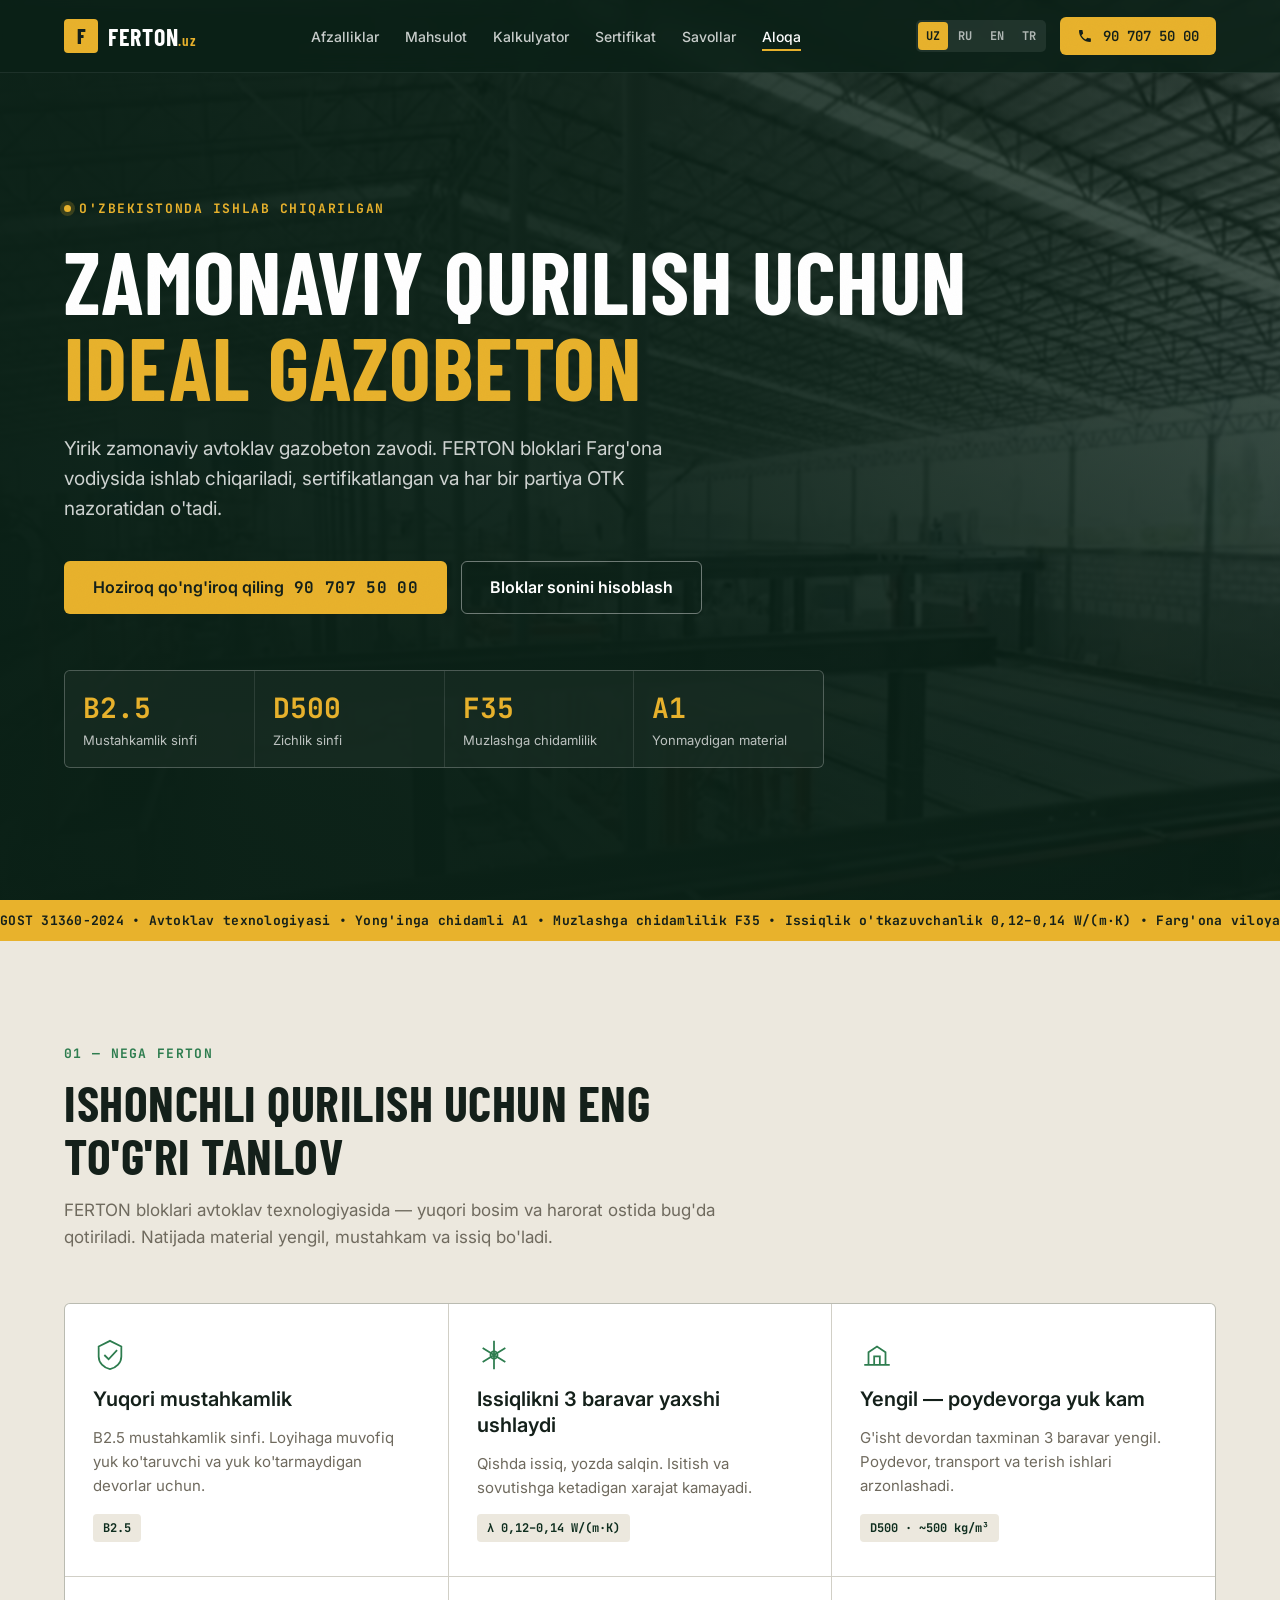
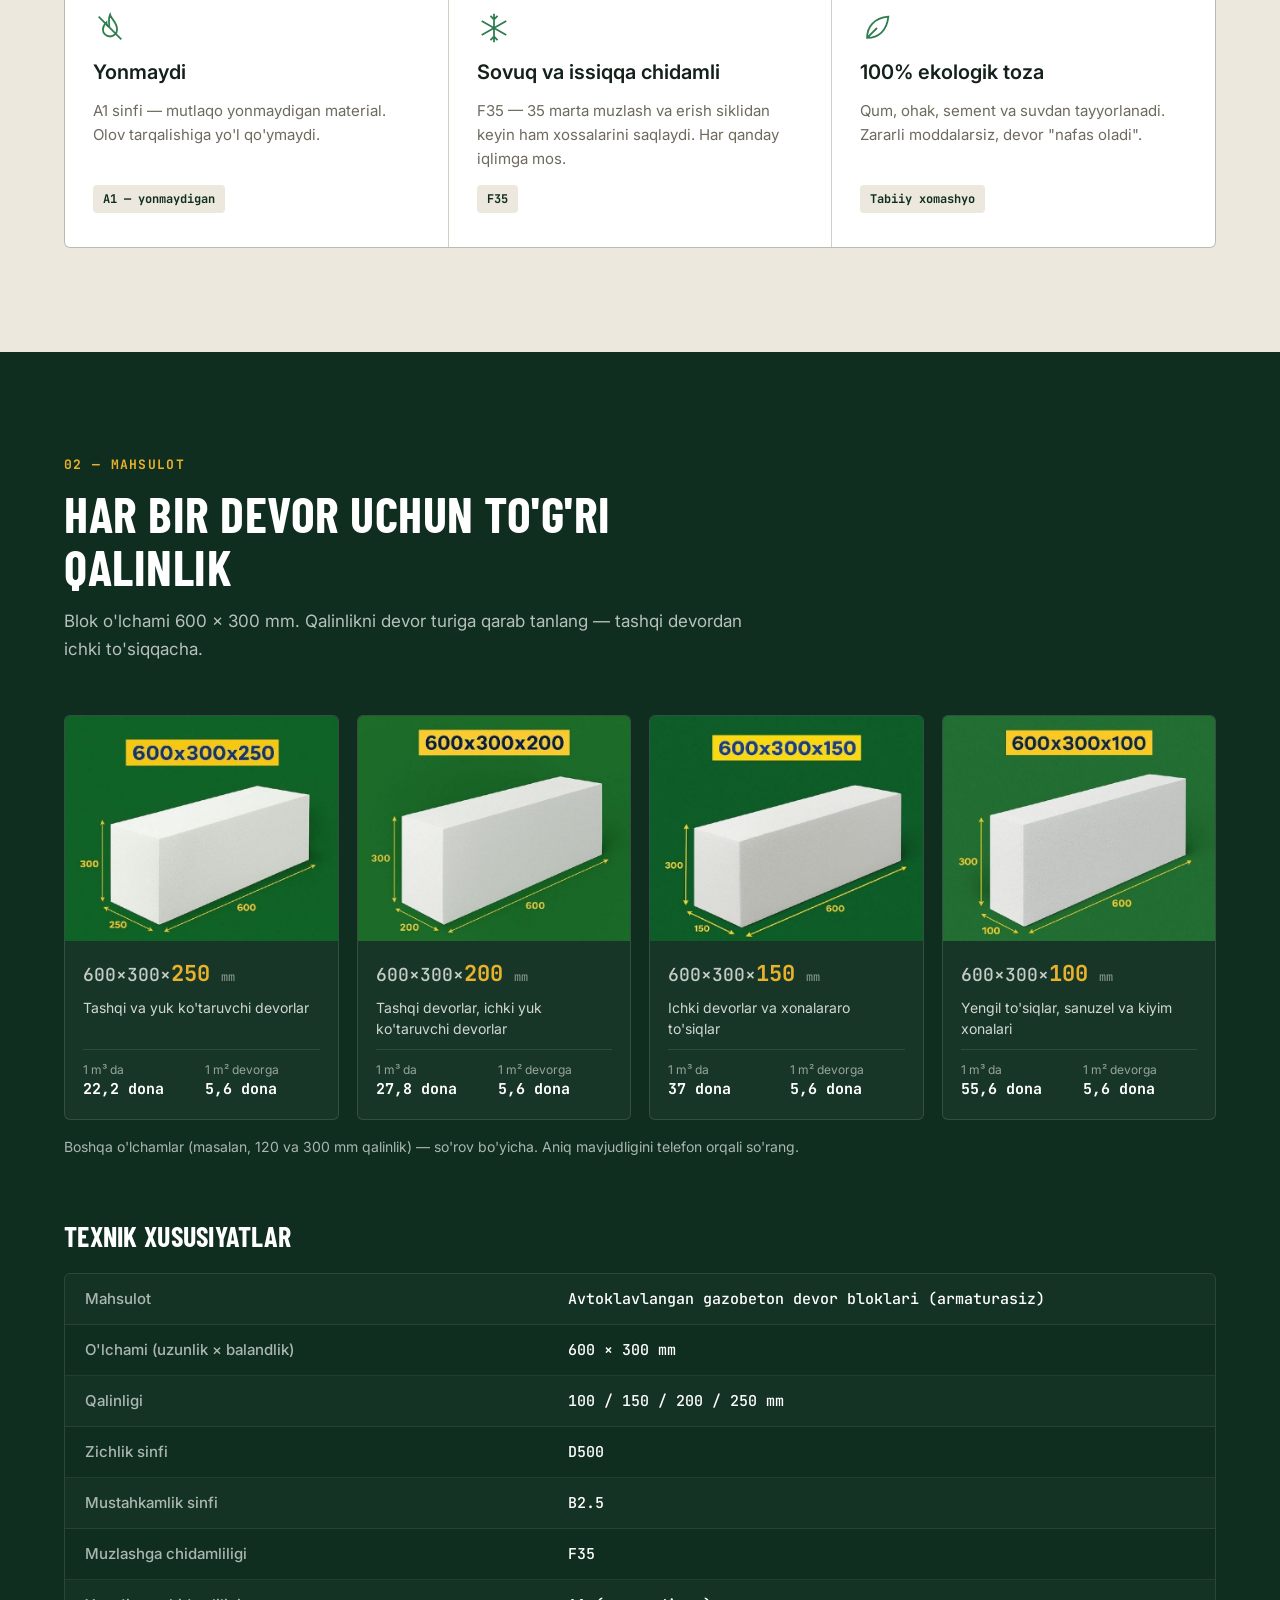
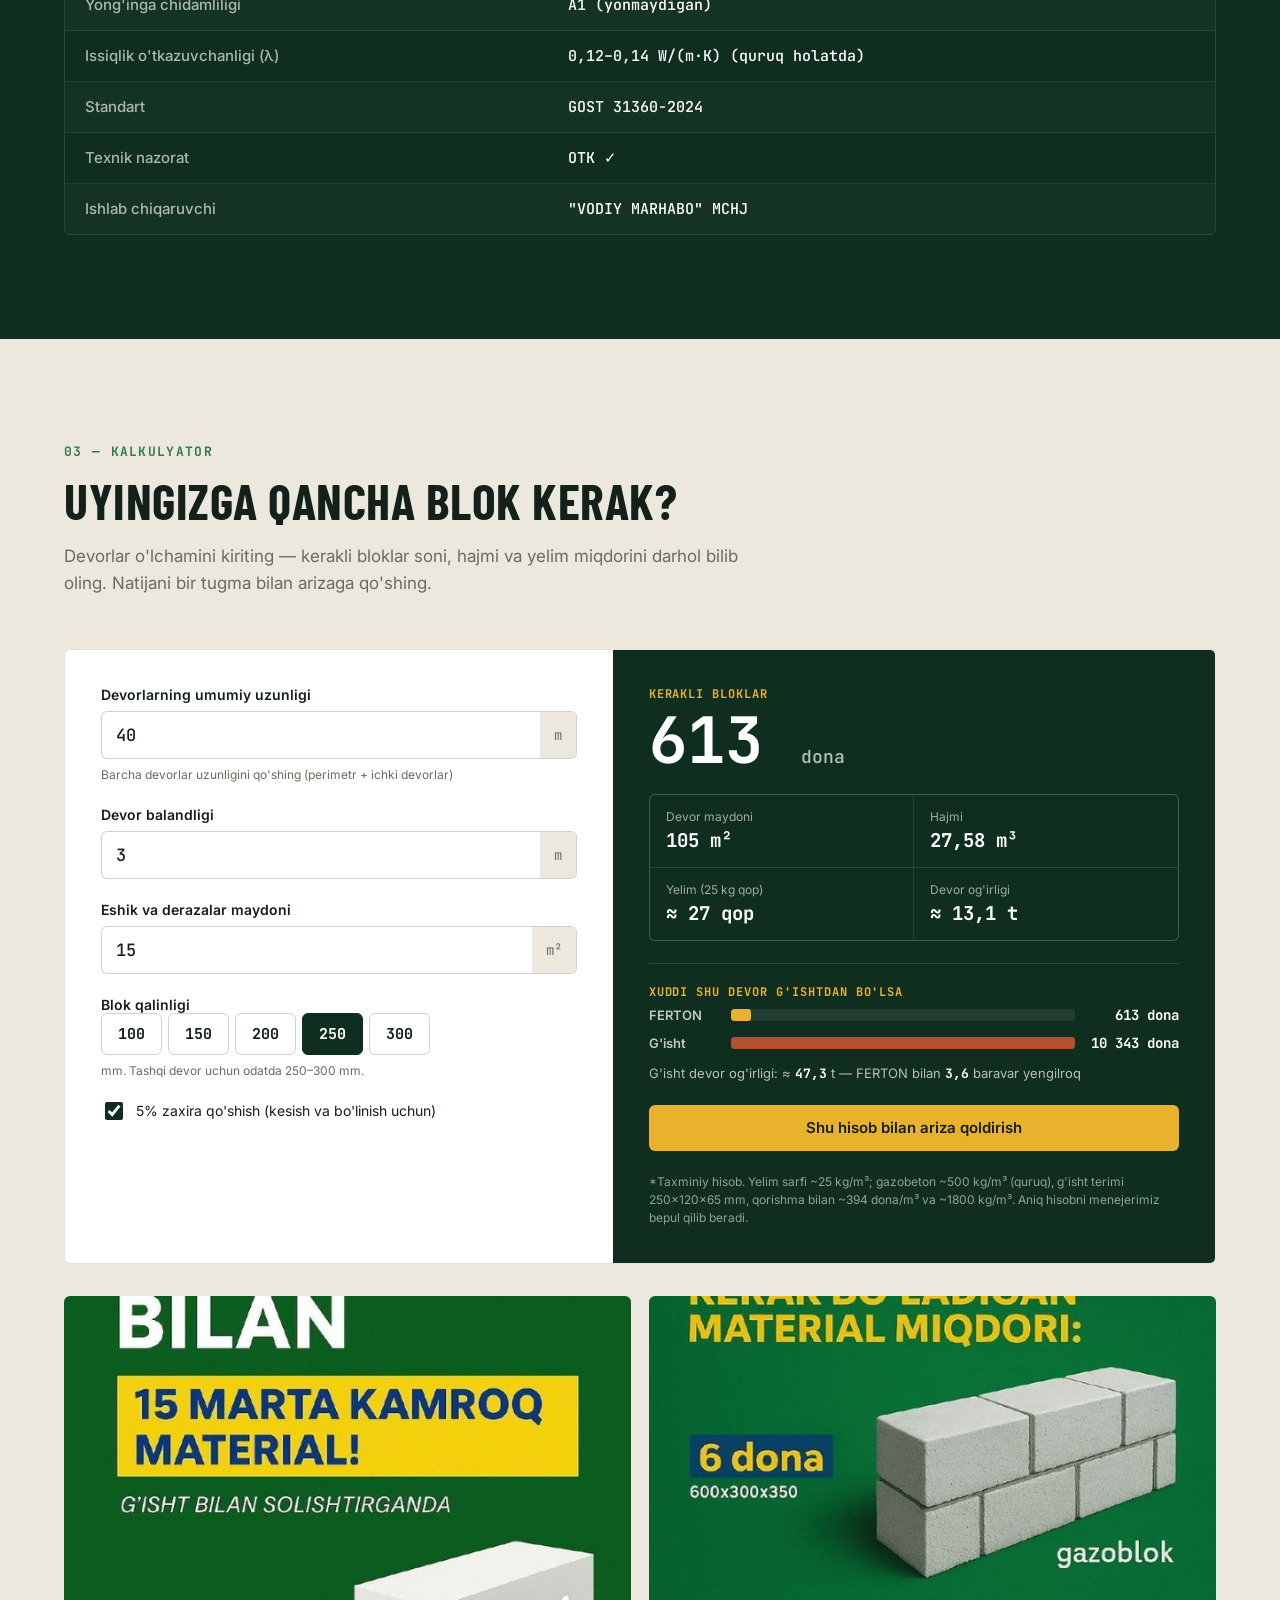
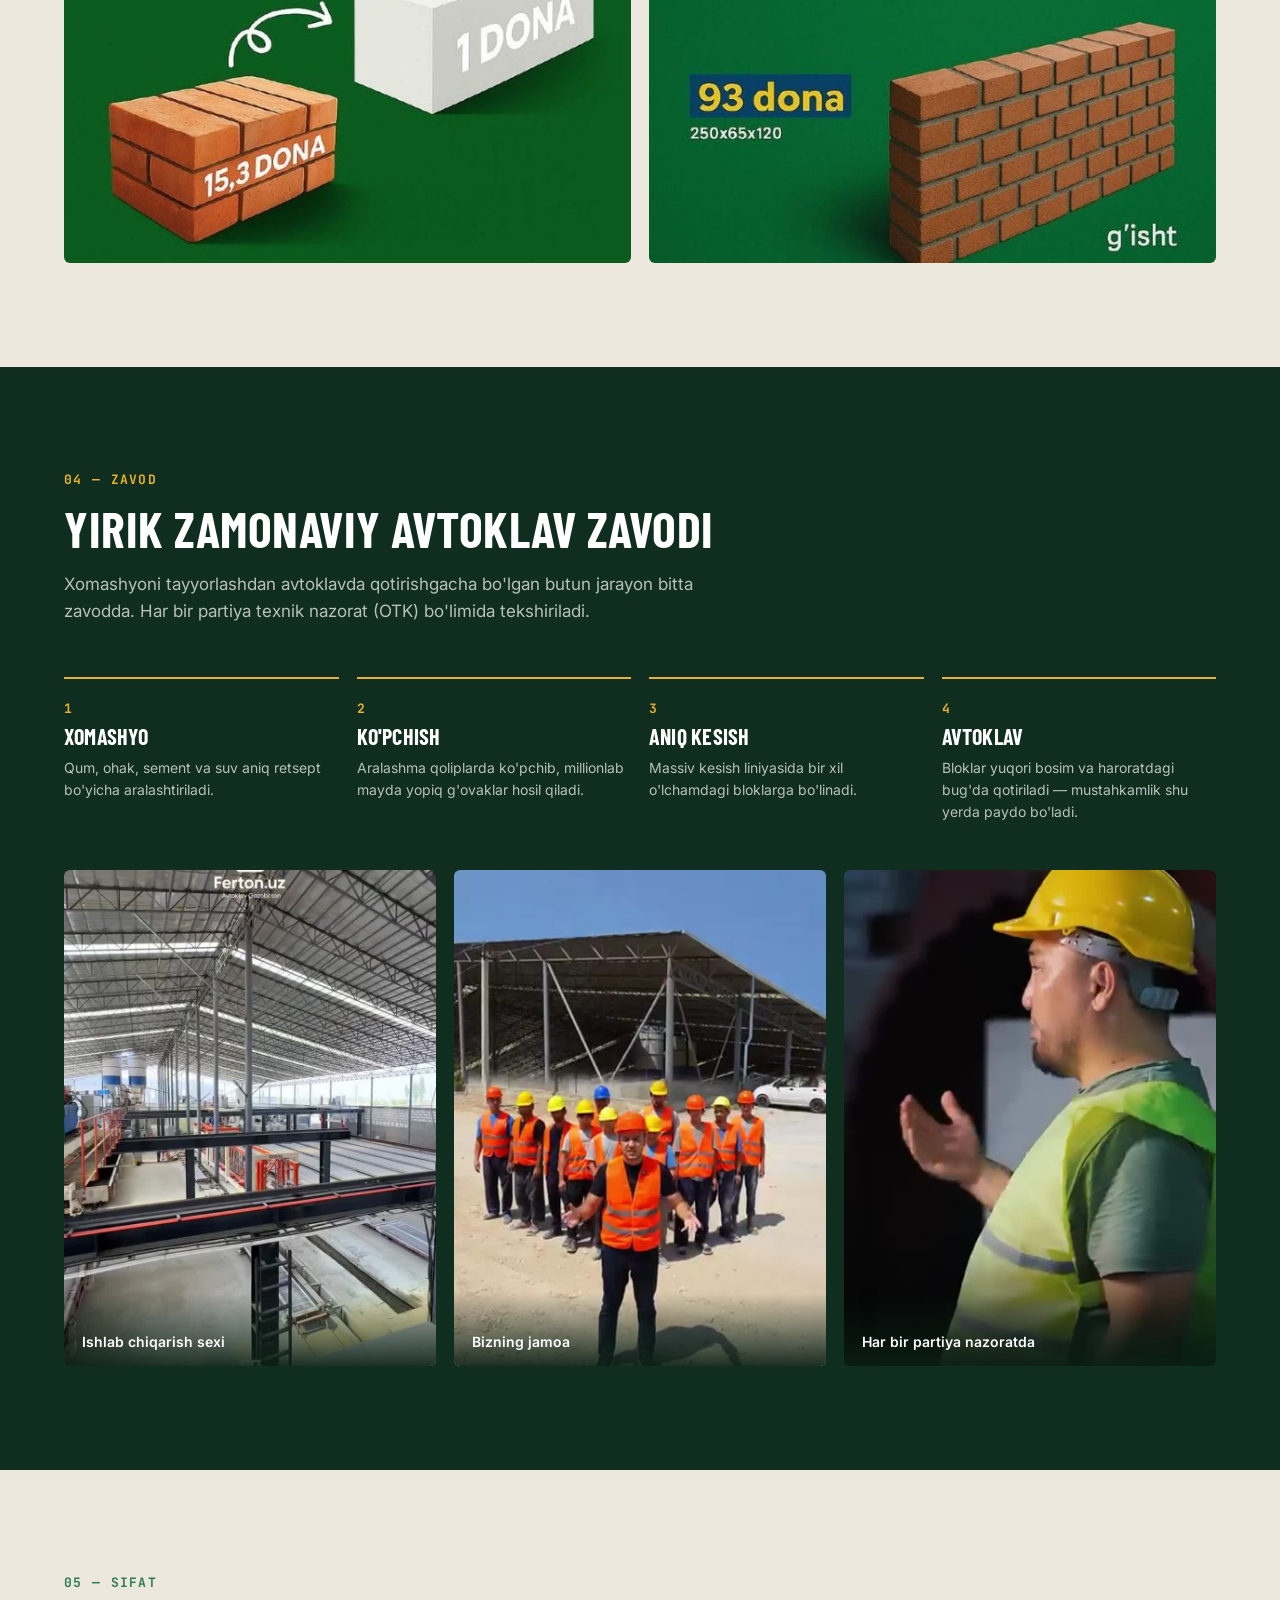
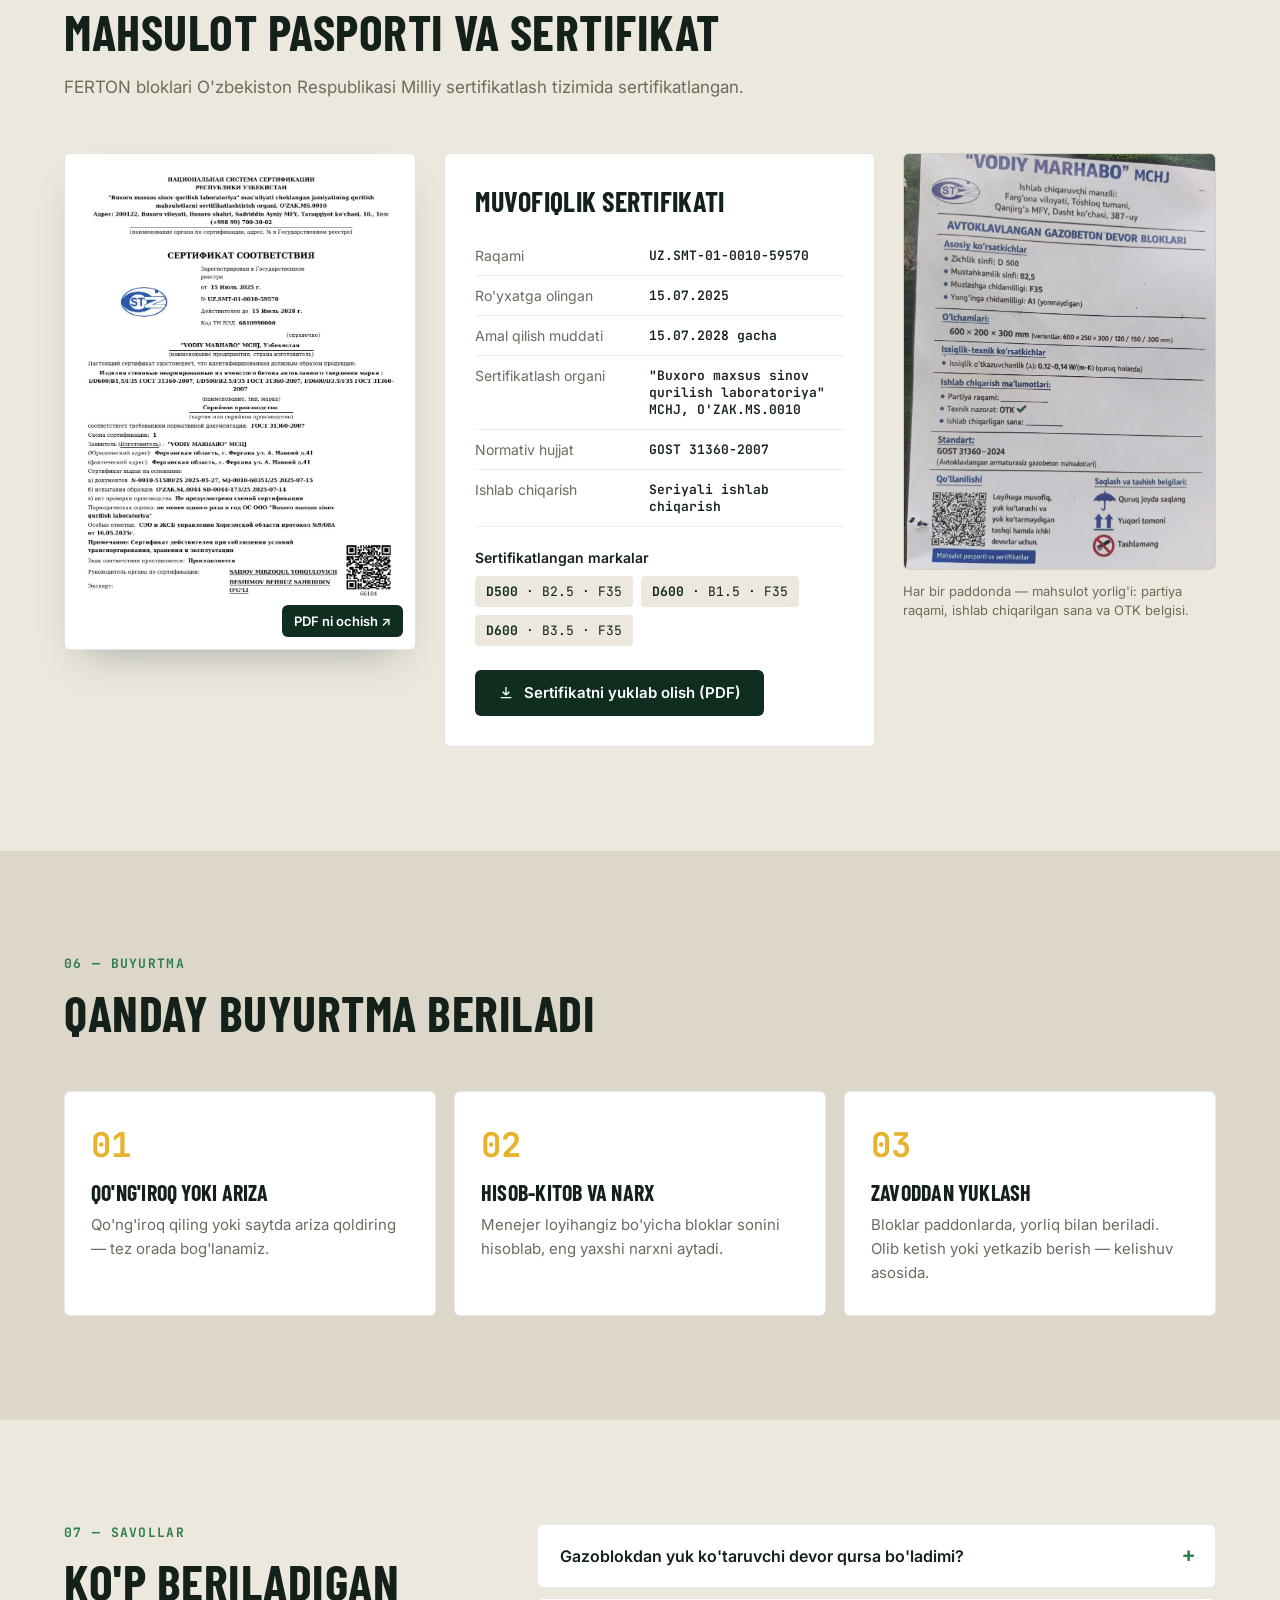
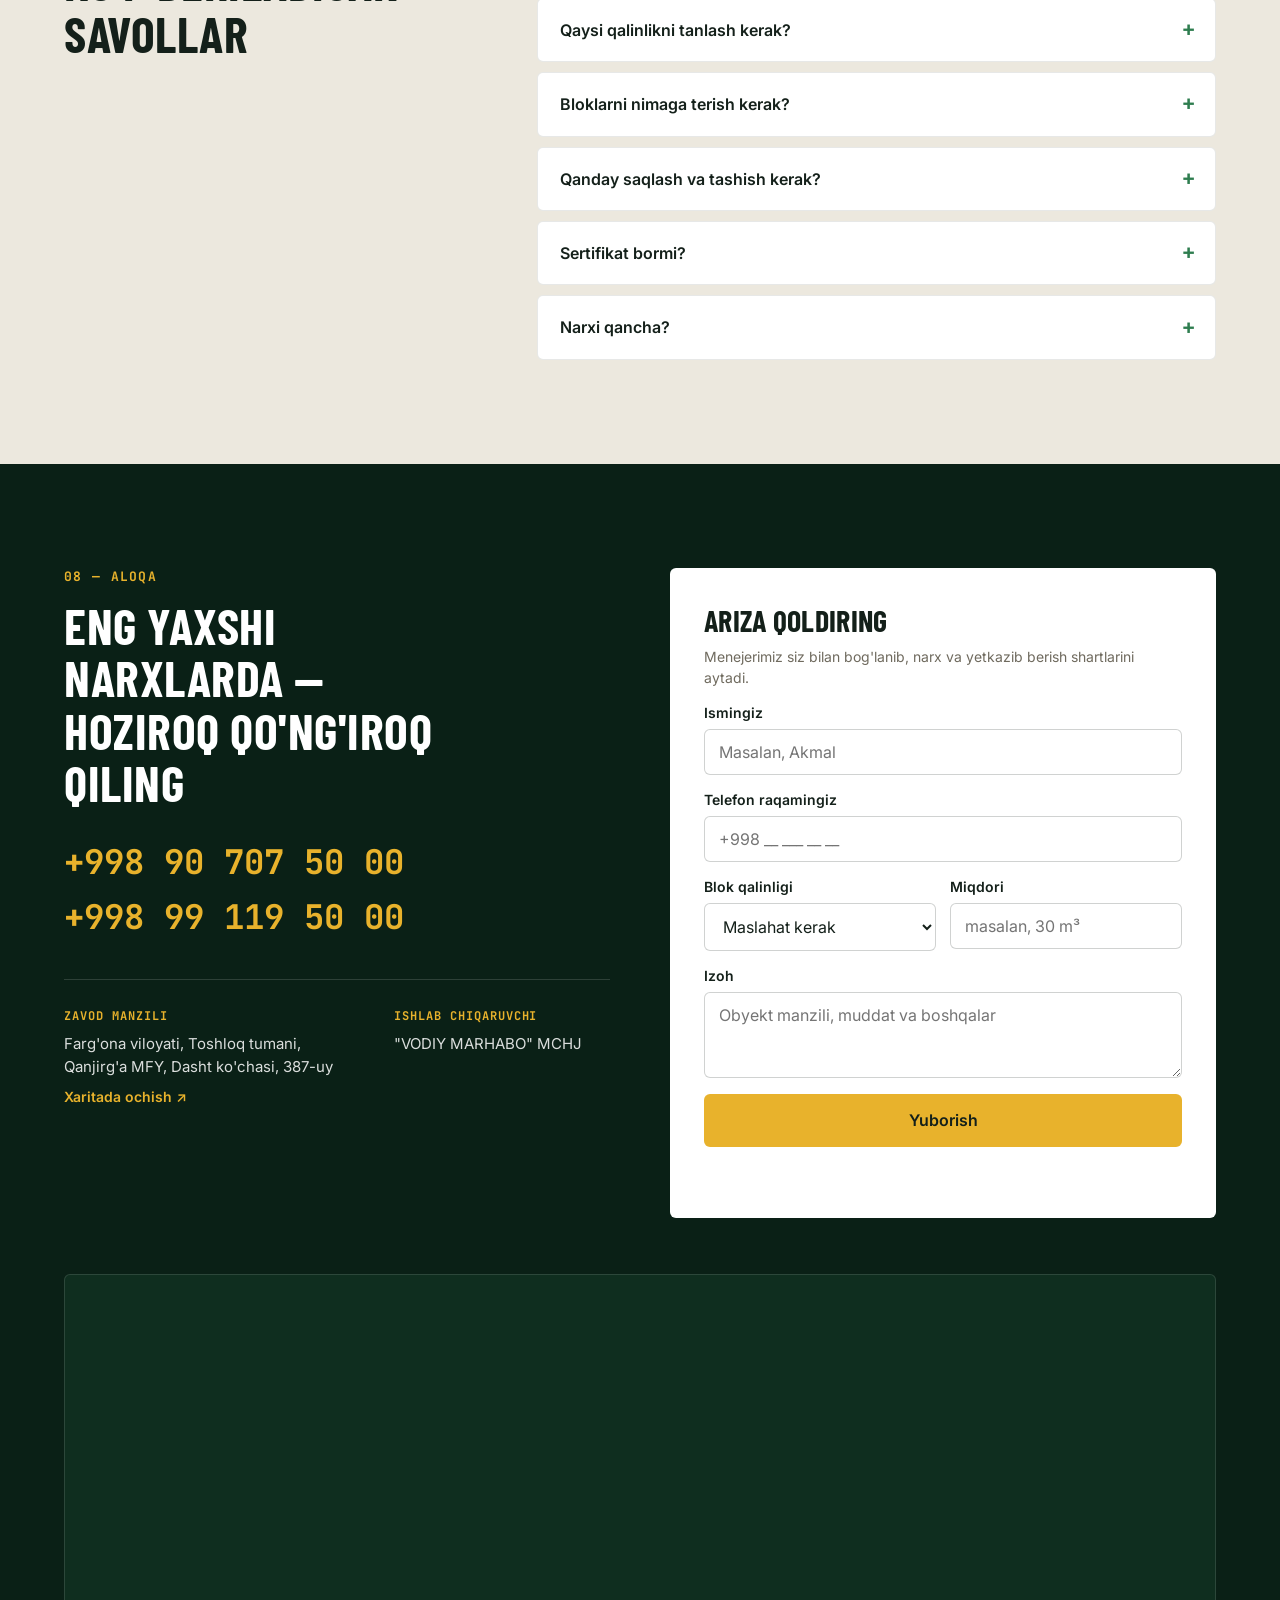
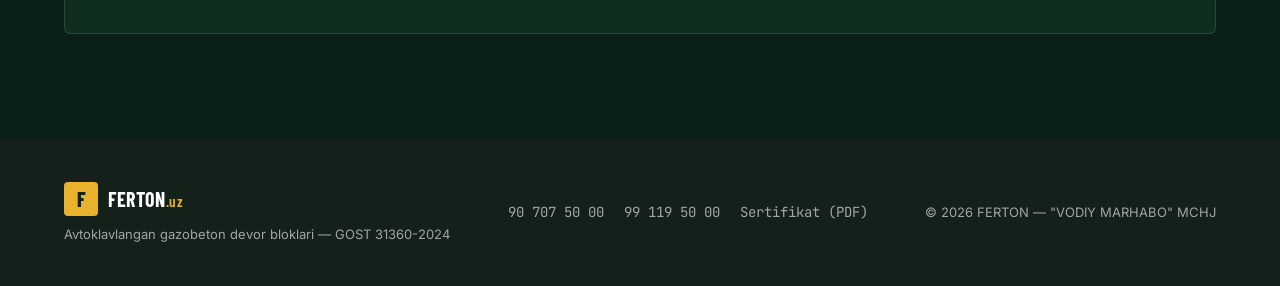
<file: index.html>
<!doctype html>
<html lang="uz">
<head>
<meta charset="UTF-8">
<meta name="viewport" content="width=device-width, initial-scale=1.0">
<title>FERTON — Avtoklav gazobeton bloklari | Farg'ona zavodi</title>
<meta name="description" content="FERTON avtoklavlangan gazobeton devor bloklari: D500, B2.5, F35, A1. 600×300 mm, qalinligi 100–250 mm. Farg'ona viloyati, Toshloq tumanidagi zavoddan. Tel: 90 707 50 00, 99 119 50 00.">
<meta name="theme-color" content="#0A2016">
<link rel="canonical" href="https://ferton.uz/">
<link rel="icon" href="assets/img/favicon.svg" type="image/svg+xml">

<meta property="og:type" content="website">
<meta property="og:site_name" content="FERTON">
<meta property="og:title" content="FERTON — Avtoklav gazobeton bloklari">
<meta property="og:description" content="D500 · B2.5 · F35 · A1. Farg'ona vodiysida ishlab chiqarilgan gazobeton. Tel: 90 707 50 00">
<meta property="og:image" content="https://ferton.uz/assets/img/og.jpg">
<meta property="og:url" content="https://ferton.uz/">
<meta name="twitter:card" content="summary_large_image">

<link rel="preconnect" href="https://fonts.googleapis.com">
<link rel="preconnect" href="https://fonts.gstatic.com" crossorigin>
<link href="https://fonts.googleapis.com/css2?family=Barlow+Condensed:wght@600;700;800&family=Roboto+Condensed:wght@600;700;800&family=Inter:wght@400;500;600;700&family=JetBrains+Mono:wght@500;700&display=swap" rel="stylesheet">
<link rel="stylesheet" href="assets/css/style.css">

<script type="application/ld+json">
{
  "@context": "https://schema.org",
  "@type": "LocalBusiness",
  "name": "FERTON",
  "legalName": "\"VODIY MARHABO\" MCHJ",
  "description": "Avtoklavlangan gazobeton devor bloklari ishlab chiqaruvchi zavod",
  "url": "https://ferton.uz/",
  "image": "https://ferton.uz/assets/img/og.jpg",
  "telephone": ["+998907075000", "+998991195000"],
  "address": {
    "@type": "PostalAddress",
    "streetAddress": "Qanjirg'a MFY, Dasht ko'chasi, 387-uy",
    "addressLocality": "Toshloq tumani",
    "addressRegion": "Farg'ona viloyati",
    "addressCountry": "UZ"
  },
  "makesOffer": {
    "@type": "Offer",
    "itemOffered": {
      "@type": "Product",
      "name": "FERTON avtoklav gazobeton bloki D500 B2.5 F35",
      "brand": "FERTON",
      "description": "Avtoklavlangan armaturasiz gazobeton devor bloklari, 600×300 mm, qalinligi 100–250 mm"
    }
  }
}
</script>
</head>
<body>
<a class="skip-link" href="#main" data-i18n="a11y.skip">Asosiy kontentga o'tish</a>
<div class="grain" aria-hidden="true"></div>

<!-- ============ HEADER ============ -->
<header class="site-header" id="top">
  <div class="wrap header-inner">
    <a class="brand" href="#top" aria-label="FERTON">
      <span class="brand-mark" aria-hidden="true">F</span>
      <span class="brand-word">FERTON<small>.uz</small></span>
    </a>

    <nav class="main-nav" id="mainNav" aria-label="Menu">
      <a href="#afzalliklar" data-i18n="nav.benefits">Afzalliklar</a>
      <a href="#mahsulot" data-i18n="nav.products">Mahsulot</a>
      <a href="#kalkulyator" data-i18n="nav.calc">Kalkulyator</a>
      <a href="#sertifikat" data-i18n="nav.cert">Sertifikat</a>
      <a href="#savollar" data-i18n="nav.faq">Savollar</a>
      <a href="#aloqa" data-i18n="nav.contact">Aloqa</a>
    </nav>

    <div class="header-actions">
      <div class="lang-switch" id="langSwitch" role="group" aria-label="Til / Язык / Language">
        <button type="button" data-lang="uz" class="active">UZ</button>
        <button type="button" data-lang="ru">RU</button>
        <button type="button" data-lang="en">EN</button>
        <button type="button" data-lang="tr">TR</button>
      </div>
      <a href="tel:+998907075000" class="btn btn-gold btn-call">
        <svg viewBox="0 0 24 24" width="16" height="16" aria-hidden="true"><path fill="currentColor" d="M6.6 10.8c1.4 2.8 3.7 5.1 6.5 6.5l2.2-2.2c.3-.3.7-.4 1-.2 1.1.4 2.3.6 3.5.6.6 0 1 .4 1 1V20c0 .6-.4 1-1 1C10.6 21 3 13.4 3 4c0-.6.4-1 1-1h3.5c.6 0 1 .4 1 1 0 1.2.2 2.4.6 3.5.1.4 0 .8-.2 1L6.6 10.8z"/></svg>
        <span>90 707 50 00</span>
      </a>
      <button class="nav-toggle" id="navToggle" type="button" aria-label="Menu" aria-expanded="false" aria-controls="mainNav"><span></span><span></span><span></span></button>
    </div>
  </div>
</header>

<main id="main">

<!-- ============ HERO ============ -->
<section class="hero">
  <div class="hero-bg" aria-hidden="true">
    <img src="assets/img/zavod-sex.jpg" alt="" loading="eager" fetchpriority="high">
    <div class="hero-scrim"></div>
  </div>

  <div class="wrap hero-inner">
    <div class="hero-copy">
      <div class="hero-eyebrow">
        <span class="dot"></span>
        <span data-i18n="hero.eyebrow">O'zbekistonda ishlab chiqarilgan</span>
      </div>
      <h1 class="hero-title">
        <span data-i18n="hero.title1">Zamonaviy qurilish uchun</span>
        <em data-i18n="hero.title2">ideal gazobeton</em>
      </h1>
      <p class="hero-sub" data-i18n="hero.sub">Yirik zamonaviy avtoklav gazobeton zavodi. FERTON bloklari Farg'ona vodiysida ishlab chiqariladi, sertifikatlangan va har bir partiya OTK nazoratidan o'tadi.</p>

      <div class="hero-cta">
        <a href="tel:+998907075000" class="btn btn-gold btn-lg">
          <span data-i18n="hero.ctaCall">Hoziroq qo'ng'iroq qiling</span>
          <strong>90 707 50 00</strong>
        </a>
        <a href="#kalkulyator" class="btn btn-ghost btn-lg" data-i18n="hero.ctaCalc">Bloklar sonini hisoblash</a>
      </div>
    </div>

    <dl class="hero-stats">
      <div class="stat"><dt class="stat-num">B2.5</dt><dd class="stat-label" data-i18n="hero.stat1">Mustahkamlik sinfi</dd></div>
      <div class="stat"><dt class="stat-num">D500</dt><dd class="stat-label" data-i18n="hero.stat2">Zichlik sinfi</dd></div>
      <div class="stat"><dt class="stat-num">F35</dt><dd class="stat-label" data-i18n="hero.stat3">Muzlashga chidamlilik</dd></div>
      <div class="stat"><dt class="stat-num">A1</dt><dd class="stat-label" data-i18n="hero.stat4">Yonmaydigan material</dd></div>
    </dl>
  </div>
</section>

<!-- ============ TICKER ============ -->
<div class="ticker" aria-hidden="true">
  <div class="ticker-track">
    <span data-i18n="ticker">GOST 31360-2024 • Avtoklav texnologiyasi • Yong'inga chidamli A1 • Muzlashga chidamlilik F35 • Issiqlik o'tkazuvchanlik 0,12–0,14 W/(m·K) • Farg'ona viloyati, Toshloq tumani •</span>
    <span data-i18n="ticker">GOST 31360-2024 • Avtoklav texnologiyasi • Yong'inga chidamli A1 • Muzlashga chidamlilik F35 • Issiqlik o'tkazuvchanlik 0,12–0,14 W/(m·K) • Farg'ona viloyati, Toshloq tumani •</span>
  </div>
</div>

<!-- ============ BENEFITS ============ -->
<section class="section" id="afzalliklar">
  <div class="wrap">
    <div class="section-head">
      <span class="eyebrow" data-i18n="benefits.eyebrow">01 — Nega FERTON</span>
      <h2 data-i18n="benefits.title">Ishonchli qurilish uchun eng to'g'ri tanlov</h2>
      <p class="section-desc" data-i18n="benefits.desc">FERTON bloklari avtoklav texnologiyasida — yuqori bosim va harorat ostida bug'da qotiriladi. Natijada material yengil, mustahkam va issiq bo'ladi.</p>
    </div>

    <div class="benefit-grid">
      <article class="benefit-card">
        <svg class="benefit-icon" viewBox="0 0 48 48" width="34" height="34" aria-hidden="true"><path fill="none" stroke="currentColor" stroke-width="2.5" d="M24 4 L40 12 V26 C40 35 33 42 24 44 C15 42 8 35 8 26 V12 Z"/><path fill="none" stroke="currentColor" stroke-width="2.5" d="M16 24l6 6 12-13"/></svg>
        <h3 data-i18n="b1.title">Yuqori mustahkamlik</h3>
        <p data-i18n="b1.text">B2.5 mustahkamlik sinfi. Loyihaga muvofiq yuk ko'taruvchi va yuk ko'tarmaydigan devorlar uchun.</p>
        <span class="benefit-tag">B2.5</span>
      </article>
      <article class="benefit-card">
        <svg class="benefit-icon" viewBox="0 0 48 48" width="34" height="34" aria-hidden="true"><path fill="none" stroke="currentColor" stroke-width="2.5" d="M24 4v40M8 14l32 20M8 34l32-20"/><circle cx="24" cy="24" r="5" fill="none" stroke="currentColor" stroke-width="2.5"/></svg>
        <h3 data-i18n="b2.title">Issiqlikni 3 baravar yaxshi ushlaydi</h3>
        <p data-i18n="b2.text">Qishda issiq, yozda salqin. Isitish va sovutishga ketadigan xarajat kamayadi.</p>
        <span class="benefit-tag">λ 0,12–0,14 W/(m·K)</span>
      </article>
      <article class="benefit-card">
        <svg class="benefit-icon" viewBox="0 0 48 48" width="34" height="34" aria-hidden="true"><path fill="none" stroke="currentColor" stroke-width="2.5" d="M6 38h36M12 38V20l12-8 12 8v18M20 38V26h8v12"/></svg>
        <h3 data-i18n="b3.title">Yengil — poydevorga yuk kam</h3>
        <p data-i18n="b3.text">G'isht devordan taxminan 3 baravar yengil. Poydevor, transport va terish ishlari arzonlashadi.</p>
        <span class="benefit-tag">D500 · ~500 kg/m³</span>
      </article>
      <article class="benefit-card">
        <svg class="benefit-icon" viewBox="0 0 48 48" width="34" height="34" aria-hidden="true"><path fill="none" stroke="currentColor" stroke-width="2.5" d="M24 5c2 7 10 11 10 21a10 10 0 0 1-20 0c0-5 3-8 5-10 0 4 2 6 4 6 0-6-2-11 1-17Z"/><path stroke="currentColor" stroke-width="2.5" d="M8 8l32 32"/></svg>
        <h3 data-i18n="b4.title">Yonmaydi</h3>
        <p data-i18n="b4.text">A1 sinfi — mutlaqo yonmaydigan material. Olov tarqalishiga yo'l qo'ymaydi.</p>
        <span class="benefit-tag" data-i18n="b4.tag">A1 — yonmaydigan</span>
      </article>
      <article class="benefit-card">
        <svg class="benefit-icon" viewBox="0 0 48 48" width="34" height="34" aria-hidden="true"><path fill="none" stroke="currentColor" stroke-width="2.5" d="M24 4v40M6.7 14l34.6 20M6.7 34l34.6-20M19 7l5 5 5-5M19 41l5-5 5 5"/></svg>
        <h3 data-i18n="b5.title">Sovuq va issiqqa chidamli</h3>
        <p data-i18n="b5.text">F35 — 35 marta muzlash va erish siklidan keyin ham xossalarini saqlaydi. Har qanday iqlimga mos.</p>
        <span class="benefit-tag">F35</span>
      </article>
      <article class="benefit-card">
        <svg class="benefit-icon" viewBox="0 0 48 48" width="34" height="34" aria-hidden="true"><path fill="none" stroke="currentColor" stroke-width="2.5" d="M10 38c0-16 10-28 30-30-2 20-14 30-30 30Zm0 0 14-14"/></svg>
        <h3 data-i18n="b6.title">100% ekologik toza</h3>
        <p data-i18n="b6.text">Qum, ohak, sement va suvdan tayyorlanadi. Zararli moddalarsiz, devor "nafas oladi".</p>
        <span class="benefit-tag" data-i18n="b6.tag">Tabiiy xomashyo</span>
      </article>
    </div>
  </div>
</section>

<!-- ============ PRODUCTS ============ -->
<section class="section section-dark" id="mahsulot">
  <div class="wrap">
    <div class="section-head">
      <span class="eyebrow eyebrow-light" data-i18n="products.eyebrow">02 — Mahsulot</span>
      <h2 data-i18n="products.title">Har bir devor uchun to'g'ri qalinlik</h2>
      <p class="section-desc" data-i18n="products.desc">Blok o'lchami 600 × 300 mm. Qalinlikni devor turiga qarab tanlang — tashqi devordan ichki to'siqqacha.</p>
    </div>

    <div class="size-grid">
      <article class="size-card">
        <div class="size-img"><img src="assets/img/blok-600x300x250.jpg" alt="Gazoblok 600×300×250 mm" loading="lazy" width="640" height="530"></div>
        <div class="size-body">
          <h3 class="size-dim">600×300×<b>250</b> <span class="size-unit">mm</span></h3>
          <p class="size-use" data-i18n="products.use250">Tashqi va yuk ko'taruvchi devorlar</p>
          <dl class="size-meta">
            <div><dt data-i18n="products.perM3">1 m³ da</dt><dd>22,2 <span data-i18n="u.pcs">dona</span></dd></div>
            <div><dt data-i18n="products.perM2">1 m² devorga</dt><dd>5,6 <span data-i18n="u.pcs">dona</span></dd></div>
          </dl>
        </div>
      </article>
      <article class="size-card">
        <div class="size-img"><img src="assets/img/blok-600x300x200.jpg" alt="Gazoblok 600×300×200 mm" loading="lazy" width="640" height="530"></div>
        <div class="size-body">
          <h3 class="size-dim">600×300×<b>200</b> <span class="size-unit">mm</span></h3>
          <p class="size-use" data-i18n="products.use200">Tashqi devorlar, ichki yuk ko'taruvchi devorlar</p>
          <dl class="size-meta">
            <div><dt data-i18n="products.perM3">1 m³ da</dt><dd>27,8 <span data-i18n="u.pcs">dona</span></dd></div>
            <div><dt data-i18n="products.perM2">1 m² devorga</dt><dd>5,6 <span data-i18n="u.pcs">dona</span></dd></div>
          </dl>
        </div>
      </article>
      <article class="size-card">
        <div class="size-img"><img src="assets/img/blok-600x300x150.jpg" alt="Gazoblok 600×300×150 mm" loading="lazy" width="640" height="530"></div>
        <div class="size-body">
          <h3 class="size-dim">600×300×<b>150</b> <span class="size-unit">mm</span></h3>
          <p class="size-use" data-i18n="products.use150">Ichki devorlar va xonalararo to'siqlar</p>
          <dl class="size-meta">
            <div><dt data-i18n="products.perM3">1 m³ da</dt><dd>37 <span data-i18n="u.pcs">dona</span></dd></div>
            <div><dt data-i18n="products.perM2">1 m² devorga</dt><dd>5,6 <span data-i18n="u.pcs">dona</span></dd></div>
          </dl>
        </div>
      </article>
      <article class="size-card">
        <div class="size-img"><img src="assets/img/blok-600x300x100.jpg" alt="Gazoblok 600×300×100 mm" loading="lazy" width="640" height="530"></div>
        <div class="size-body">
          <h3 class="size-dim">600×300×<b>100</b> <span class="size-unit">mm</span></h3>
          <p class="size-use" data-i18n="products.use100">Yengil to'siqlar, sanuzel va kiyim xonalari</p>
          <dl class="size-meta">
            <div><dt data-i18n="products.perM3">1 m³ da</dt><dd>55,6 <span data-i18n="u.pcs">dona</span></dd></div>
            <div><dt data-i18n="products.perM2">1 m² devorga</dt><dd>5,6 <span data-i18n="u.pcs">dona</span></dd></div>
          </dl>
        </div>
      </article>
    </div>
    <p class="size-note" data-i18n="products.note">Boshqa o'lchamlar (masalan, 120 va 300 mm qalinlik) — so'rov bo'yicha. Aniq mavjudligini telefon orqali so'rang.</p>

    <!-- Spec table -->
    <h3 class="sub-title" id="xususiyatlar" data-i18n="spec.title">Texnik xususiyatlar</h3>
    <div class="spec-table-wrap">
      <table class="spec-table">
        <tbody>
          <tr><th data-i18n="spec.product">Mahsulot</th><td data-i18n="spec.productVal">Avtoklavlangan gazobeton devor bloklari (armaturasiz)</td></tr>
          <tr><th data-i18n="spec.size">O'lchami (uzunlik × balandlik)</th><td>600 × 300 mm</td></tr>
          <tr><th data-i18n="spec.thickness">Qalinligi</th><td>100 / 150 / 200 / 250 mm</td></tr>
          <tr><th data-i18n="spec.density">Zichlik sinfi</th><td>D500</td></tr>
          <tr><th data-i18n="spec.strength">Mustahkamlik sinfi</th><td>B2.5</td></tr>
          <tr><th data-i18n="spec.frost">Muzlashga chidamliligi</th><td>F35</td></tr>
          <tr><th data-i18n="spec.fire">Yong'inga chidamliligi</th><td>A1 (<span data-i18n="spec.fireNote">yonmaydigan</span>)</td></tr>
          <tr><th data-i18n="spec.thermal">Issiqlik o'tkazuvchanligi (λ)</th><td>0,12–0,14 W/(m·K) <span data-i18n="spec.dry">(quruq holatda)</span></td></tr>
          <tr><th data-i18n="spec.standard">Standart</th><td>GOST 31360-2024</td></tr>
          <tr><th data-i18n="spec.qc">Texnik nazorat</th><td>OTK ✓</td></tr>
          <tr><th data-i18n="spec.manufacturer">Ishlab chiqaruvchi</th><td>"VODIY MARHABO" MCHJ</td></tr>
        </tbody>
      </table>
    </div>
  </div>
</section>

<!-- ============ CALCULATOR ============ -->
<section class="section" id="kalkulyator">
  <div class="wrap">
    <div class="section-head">
      <span class="eyebrow" data-i18n="calc.eyebrow">03 — Kalkulyator</span>
      <h2 data-i18n="calc.title">Uyingizga qancha blok kerak?</h2>
      <p class="section-desc" data-i18n="calc.desc">Devorlar o'lchamini kiriting — kerakli bloklar soni, hajmi va yelim miqdorini darhol bilib oling. Natijani bir tugma bilan arizaga qo'shing.</p>
    </div>

    <div class="calc">
      <form class="calc-form" id="calcForm" novalidate>
        <div class="field">
          <label for="cLen" data-i18n="calc.len">Devorlarning umumiy uzunligi</label>
          <div class="input-unit"><input id="cLen" type="number" inputmode="decimal" min="0" step="0.1" value="40"><span data-i18n="u.m">m</span></div>
          <small data-i18n="calc.lenHint">Barcha devorlar uzunligini qo'shing (perimetr + ichki devorlar)</small>
        </div>
        <div class="field">
          <label for="cHeight" data-i18n="calc.height">Devor balandligi</label>
          <div class="input-unit"><input id="cHeight" type="number" inputmode="decimal" min="0" step="0.1" value="3"><span data-i18n="u.m">m</span></div>
        </div>
        <div class="field">
          <label for="cOpen" data-i18n="calc.openings">Eshik va derazalar maydoni</label>
          <div class="input-unit"><input id="cOpen" type="number" inputmode="decimal" min="0" step="0.5" value="15"><span>m²</span></div>
        </div>
        <fieldset class="field">
          <legend data-i18n="calc.thickness">Blok qalinligi</legend>
          <div class="seg" id="cThick">
            <label><input type="radio" name="thick" value="100"><span>100</span></label>
            <label><input type="radio" name="thick" value="150"><span>150</span></label>
            <label><input type="radio" name="thick" value="200"><span>200</span></label>
            <label><input type="radio" name="thick" value="250" checked><span>250</span></label>
            <label><input type="radio" name="thick" value="300"><span>300</span></label>
          </div>
          <small data-i18n="calc.thickHint">mm. Tashqi devor uchun odatda 250–300 mm.</small>
        </fieldset>
        <label class="check">
          <input type="checkbox" id="cReserve" checked>
          <span data-i18n="calc.reserve">5% zaxira qo'shish (kesish va bo'linish uchun)</span>
        </label>
      </form>

      <div class="calc-result" aria-live="polite">
        <div class="res-main">
          <span class="res-label" data-i18n="calc.rBlocks">Kerakli bloklar</span>
          <span class="res-big"><output id="rBlocks">0</output> <small data-i18n="u.pcs">dona</small></span>
        </div>
        <dl class="res-list">
          <div><dt data-i18n="calc.rArea">Devor maydoni</dt><dd><output id="rArea">0</output> m²</dd></div>
          <div><dt data-i18n="calc.rVolume">Hajmi</dt><dd><output id="rVolume">0</output> m³</dd></div>
          <div><dt data-i18n="calc.rGlue">Yelim (25 kg qop)</dt><dd>≈ <output id="rGlue">0</output> <span data-i18n="u.bags">qop</span></dd></div>
          <div><dt data-i18n="calc.rWeight">Devor og'irligi</dt><dd>≈ <output id="rWeight">0</output> <span data-i18n="u.t">t</span></dd></div>
        </dl>

        <div class="res-compare">
          <span class="res-label" data-i18n="calc.vsTitle">Xuddi shu devor g'ishtdan bo'lsa</span>
          <div class="vs-bars">
            <div class="vs-row">
              <span class="vs-name" data-i18n="calc.vsAac">FERTON</span>
              <span class="vs-track"><span class="vs-fill vs-aac" id="barAac"></span></span>
              <span class="vs-val"><output id="vAacCount">0</output> <span data-i18n="u.pcs">dona</span></span>
            </div>
            <div class="vs-row">
              <span class="vs-name" data-i18n="calc.vsBrick">G'isht</span>
              <span class="vs-track"><span class="vs-fill vs-brick" id="barBrick"></span></span>
              <span class="vs-val"><output id="vBrickCount">0</output> <span data-i18n="u.pcs">dona</span></span>
            </div>
          </div>
          <p class="vs-weight"><span data-i18n="calc.vsWeight">G'isht devor og'irligi:</span> ≈ <output id="vBrickWeight">0</output> <span data-i18n="u.t">t</span> — <span data-i18n="calc.vsLighter">FERTON bilan</span> <output id="vLighter">0</output> <span data-i18n="calc.vsLighter2">baravar yengilroq</span></p>
        </div>

        <button type="button" class="btn btn-gold btn-block" id="calcToOrder" data-i18n="calc.toOrder">Shu hisob bilan ariza qoldirish</button>
        <p class="calc-foot" data-i18n="calc.foot">*Taxminiy hisob. Yelim sarfi ~25 kg/m³; gazobeton ~500 kg/m³ (quruq), g'isht terimi 250×120×65 mm, qorishma bilan ~394 dona/m³ va ~1800 kg/m³. Aniq hisobni menejerimiz bepul qilib beradi.</p>
      </div>
    </div>

    <div class="compare-gallery">
      <figure><img src="assets/img/15-marta-kam-material.jpg" alt="1 gazoblok = 15,3 g'isht" loading="lazy" width="640" height="640"></figure>
      <figure><img src="assets/img/gazoblok-vs-gisht.jpg" alt="6 dona gazoblok va 93 dona g'isht" loading="lazy" width="640" height="640"></figure>
    </div>
  </div>
</section>

<!-- ============ FACTORY ============ -->
<section class="section section-dark" id="zavod">
  <div class="wrap">
    <div class="section-head">
      <span class="eyebrow eyebrow-light" data-i18n="factory.eyebrow">04 — Zavod</span>
      <h2 data-i18n="factory.title">Yirik zamonaviy avtoklav zavodi</h2>
      <p class="section-desc" data-i18n="factory.desc">Xomashyoni tayyorlashdan avtoklavda qotirishgacha bo'lgan butun jarayon bitta zavodda. Har bir partiya texnik nazorat (OTK) bo'limida tekshiriladi.</p>
    </div>

    <ol class="process">
      <li><span class="p-num">1</span><h3 data-i18n="process.1t">Xomashyo</h3><p data-i18n="process.1">Qum, ohak, sement va suv aniq retsept bo'yicha aralashtiriladi.</p></li>
      <li><span class="p-num">2</span><h3 data-i18n="process.2t">Ko'pchish</h3><p data-i18n="process.2">Aralashma qoliplarda ko'pchib, millionlab mayda yopiq g'ovaklar hosil qiladi.</p></li>
      <li><span class="p-num">3</span><h3 data-i18n="process.3t">Aniq kesish</h3><p data-i18n="process.3">Massiv kesish liniyasida bir xil o'lchamdagi bloklarga bo'linadi.</p></li>
      <li><span class="p-num">4</span><h3 data-i18n="process.4t">Avtoklav</h3><p data-i18n="process.4">Bloklar yuqori bosim va haroratdagi bug'da qotiriladi — mustahkamlik shu yerda paydo bo'ladi.</p></li>
    </ol>

    <div class="factory-grid">
      <figure><img src="assets/img/zavod-sex.jpg" alt="FERTON zavodi ishlab chiqarish sexi" loading="lazy" width="800" height="1422"><figcaption data-i18n="factory.cap1">Ishlab chiqarish sexi</figcaption></figure>
      <figure><img src="assets/img/zavod-jamoa.jpg" alt="FERTON zavodi jamoasi" loading="lazy" width="800" height="1422"><figcaption data-i18n="factory.cap2">Bizning jamoa</figcaption></figure>
      <figure><img src="assets/img/zavod-mutaxassis.jpg" alt="FERTON zavodi mutaxassisi" loading="lazy" width="800" height="1422"><figcaption data-i18n="factory.cap3">Har bir partiya nazoratda</figcaption></figure>
    </div>
  </div>
</section>

<!-- ============ CERTIFICATE ============ -->
<section class="section" id="sertifikat">
  <div class="wrap">
    <div class="section-head">
      <span class="eyebrow" data-i18n="cert.eyebrow">05 — Sifat</span>
      <h2 data-i18n="cert.title">Mahsulot pasporti va sertifikat</h2>
      <p class="section-desc" data-i18n="cert.desc">FERTON bloklari O'zbekiston Respublikasi Milliy sertifikatlash tizimida sertifikatlangan.</p>
    </div>

    <div class="cert-grid">
      <a class="cert-doc" href="assets/docs/ferton-sertifikat-UZ.SMT-01-0010-59570.pdf" target="_blank" rel="noopener">
        <img src="assets/img/sertifikat.jpg" alt="Muvofiqlik sertifikati UZ.SMT-01-0010-59570" loading="lazy" width="910" height="1287">
        <span class="cert-open" data-i18n="cert.open">PDF ni ochish ↗</span>
      </a>

      <div class="cert-info">
        <h3 data-i18n="cert.cardTitle">Muvofiqlik sertifikati</h3>
        <dl class="cert-list">
          <div><dt data-i18n="cert.no">Raqami</dt><dd>UZ.SMT-01-0010-59570</dd></div>
          <div><dt data-i18n="cert.issued">Ro'yxatga olingan</dt><dd data-i18n="cert.issuedVal">15.07.2025</dd></div>
          <div><dt data-i18n="cert.valid">Amal qilish muddati</dt><dd data-i18n="cert.validVal">15.07.2028 gacha</dd></div>
          <div><dt data-i18n="cert.body">Sertifikatlash organi</dt><dd>"Buxoro maxsus sinov qurilish laboratoriya" MCHJ, O'ZAK.MS.0010</dd></div>
          <div><dt data-i18n="cert.norm">Normativ hujjat</dt><dd>GOST 31360-2007</dd></div>
          <div><dt data-i18n="cert.prod">Ishlab chiqarish</dt><dd data-i18n="cert.prodVal">Seriyali ishlab chiqarish</dd></div>
        </dl>

        <h4 class="cert-marks-title" data-i18n="cert.marks">Sertifikatlangan markalar</h4>
        <ul class="cert-marks">
          <li><b>D500</b> · B2.5 · F35</li>
          <li><b>D600</b> · B1.5 · F35</li>
          <li><b>D600</b> · B3.5 · F35</li>
        </ul>

        <div class="cert-actions">
          <a class="btn btn-dark" href="assets/docs/ferton-sertifikat-UZ.SMT-01-0010-59570.pdf" download>
            <svg viewBox="0 0 24 24" width="16" height="16" aria-hidden="true"><path fill="none" stroke="currentColor" stroke-width="2" d="M12 3v12m0 0-5-5m5 5 5-5M4 19h16"/></svg>
            <span data-i18n="cert.download">Sertifikatni yuklab olish (PDF)</span>
          </a>
        </div>
      </div>

      <figure class="passport">
        <img src="assets/img/mahsulot-pasporti.jpg" alt="FERTON mahsulot yorlig'i — Vodiy Marhabo MCHJ" loading="lazy" width="1000" height="1333">
        <figcaption data-i18n="cert.passport">Har bir paddonda — mahsulot yorlig'i: partiya raqami, ishlab chiqarilgan sana va OTK belgisi.</figcaption>
      </figure>
    </div>
  </div>
</section>

<!-- ============ HOW TO ORDER ============ -->
<section class="section section-stone" id="buyurtma">
  <div class="wrap">
    <div class="section-head">
      <span class="eyebrow" data-i18n="order.eyebrow">06 — Buyurtma</span>
      <h2 data-i18n="order.title">Qanday buyurtma beriladi</h2>
    </div>
    <ol class="steps">
      <li><span class="step-n">01</span><h3 data-i18n="order.s1t">Qo'ng'iroq yoki ariza</h3><p data-i18n="order.s1">Qo'ng'iroq qiling yoki saytda ariza qoldiring — tez orada bog'lanamiz.</p></li>
      <li><span class="step-n">02</span><h3 data-i18n="order.s2t">Hisob-kitob va narx</h3><p data-i18n="order.s2">Menejer loyihangiz bo'yicha bloklar sonini hisoblab, eng yaxshi narxni aytadi.</p></li>
      <li><span class="step-n">03</span><h3 data-i18n="order.s3t">Zavoddan yuklash</h3><p data-i18n="order.s3">Bloklar paddonlarda, yorliq bilan beriladi. Olib ketish yoki yetkazib berish — kelishuv asosida.</p></li>
    </ol>
  </div>
</section>

<!-- ============ FAQ ============ -->
<section class="section" id="savollar">
  <div class="wrap faq-wrap">
    <div class="section-head">
      <span class="eyebrow" data-i18n="faq.eyebrow">07 — Savollar</span>
      <h2 data-i18n="faq.title">Ko'p beriladigan savollar</h2>
    </div>
    <div class="faq">
      <details>
        <summary data-i18n="faq.q1">Gazoblokdan yuk ko'taruvchi devor qursa bo'ladimi?</summary>
        <p data-i18n="faq.a1">Ha. FERTON bloklari loyihaga muvofiq yuk ko'taruvchi va yuk ko'tarmaydigan, tashqi va ichki devorlar uchun mo'ljallangan. Qavatlar soni va devor qalinligini loyihachi belgilaydi.</p>
      </details>
      <details>
        <summary data-i18n="faq.q2">Qaysi qalinlikni tanlash kerak?</summary>
        <p data-i18n="faq.a2">Odatda: tashqi devorlar — 250–300 mm, ichki yuk ko'taruvchi devorlar — 200–250 mm, xonalararo to'siqlar — 100–150 mm. Aniq tanlov loyiha va iqlim sharoitiga bog'liq — bepul maslahat uchun qo'ng'iroq qiling.</p>
      </details>
      <details>
        <summary data-i18n="faq.q3">Bloklarni nimaga terish kerak?</summary>
        <p data-i18n="faq.a3">Gazobeton uchun maxsus yelimga, 2–3 mm chok bilan terish tavsiya etiladi. Yupqa chok sovuq ko'priklarni kamaytiradi va material sarfini tejaydi. Birinchi qator tekislash uchun sement qorishmasiga teriladi.</p>
      </details>
      <details>
        <summary data-i18n="faq.q4">Qanday saqlash va tashish kerak?</summary>
        <p data-i18n="faq.a4">Quruq joyda saqlang, paddonni yuqori tomoni bilan tik holatda tashing va bloklarni tashlamang. Bu belgilar har bir mahsulot yorlig'ida ko'rsatilgan.</p>
      </details>
      <details>
        <summary data-i18n="faq.q5">Sertifikat bormi?</summary>
        <p data-i18n="faq.a5">Ha. Muvofiqlik sertifikati № UZ.SMT-01-0010-59570, 15.07.2028 gacha amal qiladi. Uni yuqoridagi "Sertifikat" bo'limidan PDF ko'rinishida yuklab olishingiz mumkin.</p>
      </details>
      <details>
        <summary data-i18n="faq.q6">Narxi qancha?</summary>
        <p data-i18n="faq.a6">Narx blok qalinligi va buyurtma hajmiga bog'liq. Eng yaxshi narxni bilish uchun 90 707 50 00 yoki 99 119 50 00 raqamlariga qo'ng'iroq qiling yoki ariza qoldiring.</p>
      </details>
    </div>
  </div>
</section>

<!-- ============ CONTACT ============ -->
<section class="section cta-section" id="aloqa">
  <div class="wrap">
    <div class="cta-grid">
      <div class="cta-main">
        <span class="eyebrow eyebrow-light" data-i18n="contact.eyebrow">08 — Aloqa</span>
        <h2 data-i18n="contact.title">Eng yaxshi narxlarda — hoziroq qo'ng'iroq qiling</h2>
        <div class="cta-phones">
          <a href="tel:+998907075000">+998 90 707 50 00</a>
          <a href="tel:+998991195000">+998 99 119 50 00</a>
        </div>

        <div class="info-grid">
          <div class="info-block">
            <span class="info-label" data-i18n="contact.addressLabel">Zavod manzili</span>
            <p data-i18n="contact.addressVal">Farg'ona viloyati, Toshloq tumani,<br>Qanjirg'a MFY, Dasht ko'chasi, 387-uy</p>
            <a class="map-link" href="https://www.google.com/maps/search/?api=1&amp;query=Qanjirg%27a%2C+Toshloq+tumani%2C+Farg%27ona" target="_blank" rel="noopener" data-i18n="contact.map">Xaritada ochish ↗</a>
          </div>
          <div class="info-block">
            <span class="info-label" data-i18n="contact.manufacturerLabel">Ishlab chiqaruvchi</span>
            <p>"VODIY MARHABO" MCHJ</p>
          </div>
        </div>
      </div>

      <form class="order-form" id="orderForm" name="order" method="POST" data-netlify="true" netlify-honeypot="bot-field" action="/#rahmat">
        <input type="hidden" name="form-name" value="order">
        <p class="hp" aria-hidden="true"><label>Bot: <input name="bot-field" tabindex="-1" autocomplete="off"></label></p>
        <h3 data-i18n="form.title">Ariza qoldiring</h3>
        <p class="form-sub" data-i18n="form.sub">Menejerimiz siz bilan bog'lanib, narx va yetkazib berish shartlarini aytadi.</p>

        <div class="field">
          <label for="fName" data-i18n="form.name">Ismingiz</label>
          <input id="fName" name="name" type="text" autocomplete="name" required data-i18n-ph="form.namePh" placeholder="Masalan, Akmal">
        </div>
        <div class="field">
          <label for="fPhone" data-i18n="form.phone">Telefon raqamingiz</label>
          <input id="fPhone" name="phone" type="tel" autocomplete="tel" inputmode="tel" required placeholder="+998 __ ___ __ __">
        </div>
        <div class="field-row">
          <div class="field">
            <label for="fProduct" data-i18n="form.product">Blok qalinligi</label>
            <select id="fProduct" name="product">
              <option value="100">600×300×100</option>
              <option value="150">600×300×150</option>
              <option value="200">600×300×200</option>
              <option value="250">600×300×250</option>
              <option value="300">600×300×300</option>
              <option value="?" selected data-i18n="form.productUnknown">Maslahat kerak</option>
            </select>
          </div>
          <div class="field">
            <label for="fQty" data-i18n="form.qty">Miqdori</label>
            <input id="fQty" name="quantity" type="text" data-i18n-ph="form.qtyPh" placeholder="masalan, 30 m³">
          </div>
        </div>
        <div class="field">
          <label for="fMsg" data-i18n="form.msg">Izoh</label>
          <textarea id="fMsg" name="message" rows="3" data-i18n-ph="form.msgPh" placeholder="Obyekt manzili, muddat va boshqalar"></textarea>
        </div>
        <button type="submit" class="btn btn-gold btn-lg btn-block" data-i18n="form.submit">Yuborish</button>
        <p class="form-status" id="formStatus" role="status" aria-live="polite"></p>
      </form>
    </div>

    <div class="map-wrap">
      <iframe title="FERTON — xarita" src="https://maps.google.com/maps?q=Qanjirg%27a%2C%20Toshloq%2C%20Farg%27ona&amp;z=12&amp;output=embed" loading="lazy" referrerpolicy="no-referrer-when-downgrade"></iframe>
    </div>
  </div>
</section>

</main>

<!-- ============ FOOTER ============ -->
<footer class="site-footer">
  <div class="wrap footer-inner">
    <div class="footer-col">
      <a class="brand footer-brand" href="#top" aria-label="FERTON">
        <span class="brand-mark" aria-hidden="true">F</span>
        <span class="brand-word">FERTON<small>.uz</small></span>
      </a>
      <p class="footer-note" data-i18n="footer.note">Avtoklavlangan gazobeton devor bloklari — GOST 31360-2024</p>
    </div>
    <div class="footer-col footer-links">
      <a href="tel:+998907075000">90 707 50 00</a>
      <a href="tel:+998991195000">99 119 50 00</a>
      <a href="assets/docs/ferton-sertifikat-UZ.SMT-01-0010-59570.pdf" target="_blank" rel="noopener" data-i18n="footer.cert">Sertifikat (PDF)</a>
    </div>
    <p class="footer-copy">© <span id="year">2026</span> FERTON — "VODIY MARHABO" MCHJ</p>
  </div>
</footer>

<!-- Mobile sticky call bar -->
<div class="mobile-bar">
  <a href="tel:+998907075000" class="btn btn-gold">
    <svg viewBox="0 0 24 24" width="18" height="18" aria-hidden="true"><path fill="currentColor" d="M6.6 10.8c1.4 2.8 3.7 5.1 6.5 6.5l2.2-2.2c.3-.3.7-.4 1-.2 1.1.4 2.3.6 3.5.6.6 0 1 .4 1 1V20c0 .6-.4 1-1 1C10.6 21 3 13.4 3 4c0-.6.4-1 1-1h3.5c.6 0 1 .4 1 1 0 1.2.2 2.4.6 3.5.1.4 0 .8-.2 1L6.6 10.8z"/></svg>
    <span data-i18n="mobile.call">Qo'ng'iroq</span>
  </a>
  <a href="#aloqa" class="btn btn-ghost-dark" data-i18n="mobile.order">Ariza qoldirish</a>
</div>

<script src="assets/js/i18n.js"></script>
<script src="assets/js/main.js"></script>
</body>
</html>
</file>
<file: assets/css/style.css>
/* ============================================
   FERTON — Design tokens
   Color:  Forest #0F2E1F / Deep #0A2016 / Gold #E8B22C
           Stone #ECE8DE / Ink #14201A / Concrete #6F6A5E
   Type:   Barlow Condensed (display) / Inter (body) / JetBrains Mono (data)
   ============================================ */

:root{
  --forest: #0F2E1F;
  --forest-deep: #0A2016;
  --forest-mid: #1B4632;
  --leaf: #2E7D4F;
  --gold: #E8B22C;
  --gold-bright: #F5C947;
  --stone: #ECE8DE;
  --stone-dim: #DCD7C8;
  --ink: #14201A;
  --concrete: #6F6A5E;
  --brick: #B5502E;
  --white: #FFFFFF;

  --font-display: 'Barlow Condensed', 'Roboto Condensed', 'Arial Narrow', sans-serif;
  --font-body: 'Inter', system-ui, -apple-system, 'Segoe UI', Roboto, sans-serif;
  --font-mono: 'JetBrains Mono', ui-monospace, 'SFMono-Regular', Menlo, monospace;

  --wrap: 1200px;
  --radius: 6px;
  --ease: cubic-bezier(.22,.85,.32,1);
  --header-h: 72px;
}

*{ box-sizing: border-box; }
html{ scroll-behavior: smooth; scroll-padding-top: calc(var(--header-h) + 12px); }
body{
  margin:0;
  font-family: var(--font-body);
  font-size: 16px;
  color: var(--ink);
  background: var(--stone);
  -webkit-font-smoothing: antialiased;
  overflow-x: hidden;
}
img{ max-width:100%; display:block; height:auto; }
a{ color: inherit; text-decoration: none; }
h1,h2,h3,h4{ font-family: var(--font-display); font-weight:700; letter-spacing:.01em; margin:0; overflow-wrap: break-word; }
p{ margin:0; }
figure{ margin:0; }
dl,dd{ margin:0; }
button,input,select,textarea{ font: inherit; color: inherit; }

@media (prefers-reduced-motion: reduce){
  *{ animation-duration:.001ms !important; animation-iteration-count:1 !important; transition-duration:.001ms !important; scroll-behavior:auto !important; }
}

.wrap{ max-width: var(--wrap); margin:0 auto; padding: 0 24px; }
@media (max-width: 560px){ .wrap{ padding: 0 16px; } }

:focus-visible{ outline: 3px solid var(--gold); outline-offset: 3px; }

.skip-link{
  position:absolute; left:16px; top:-60px; z-index:1000; background: var(--gold); color: var(--ink);
  padding:10px 16px; border-radius: var(--radius); font-weight:600; transition: top .2s;
}
.skip-link:focus{ top:12px; }

.grain{
  position:fixed; inset:0; pointer-events:none; z-index: 999; opacity:.035; mix-blend-mode: multiply;
  background-image: url("data:image/svg+xml,%3Csvg xmlns='http://www.w3.org/2000/svg' width='120' height='120'%3E%3Cfilter id='n'%3E%3CfeTurbulence type='fractalNoise' baseFrequency='0.9' numOctaves='2' stitchTiles='stitch'/%3E%3C/filter%3E%3Crect width='100%25' height='100%25' filter='url(%23n)'/%3E%3C/svg%3E");
}

/* ============ BUTTONS ============ */
.btn{
  display:inline-flex; align-items:center; justify-content:center; gap:10px;
  padding: 13px 22px; border-radius: var(--radius);
  font-family: var(--font-body); font-weight:600; font-size:15px; line-height:1.2;
  border: 1px solid transparent; cursor:pointer; white-space:nowrap; text-align:center;
  transition: transform .18s var(--ease), background .18s var(--ease), border-color .18s var(--ease), color .18s;
}
.btn:hover{ transform: translateY(-2px); }
.btn:active{ transform: translateY(0); }
.btn-gold{ background: var(--gold); color: var(--ink); }
.btn-gold:hover{ background: var(--gold-bright); }
.btn-gold strong{ font-family: var(--font-mono); font-weight:700; letter-spacing:.02em; }
.btn-ghost{ background: transparent; border-color: rgba(255,255,255,.4); color: var(--white); }
.btn-ghost:hover{ border-color: var(--white); background: rgba(255,255,255,.06); }
.btn-dark{ background: var(--forest); color: var(--white); }
.btn-dark:hover{ background: var(--forest-mid); }
.btn-ghost-dark{ background: var(--forest-deep); color: var(--white); border-color: rgba(255,255,255,.2); }
.btn-lg{ padding: 16px 28px; font-size:16px; }
.btn-call{ padding: 10px 16px; font-size:14px; font-family: var(--font-mono); }
.btn-block{ width:100%; white-space:normal; }

/* ============ HEADER ============ */
.site-header{
  position: fixed; top:0; left:0; right:0; z-index: 200;
  background: rgba(10,32,22,.82); backdrop-filter: blur(10px); -webkit-backdrop-filter: blur(10px);
  border-bottom: 1px solid rgba(255,255,255,.08);
  transition: box-shadow .2s;
}
.site-header.scrolled{ box-shadow: 0 4px 24px rgba(0,0,0,.25); }
.header-inner{ display:flex; align-items:center; justify-content:space-between; height: var(--header-h); gap:24px; }
.brand{ display:flex; align-items:center; gap:10px; flex-shrink:0; }
.brand-mark{
  width:34px; height:34px; display:flex; align-items:center; justify-content:center;
  background: var(--gold); color: var(--ink); font-family: var(--font-display); font-weight:800; font-size:20px;
  border-radius: 4px;
}
.brand-word{ font-family: var(--font-display); font-weight:700; font-size:24px; color: var(--white); letter-spacing:.03em; }
.brand-word small{ color: var(--gold); font-weight:600; font-size:15px; }

.main-nav{ display:flex; gap:26px; }
.main-nav a{ color: rgba(255,255,255,.78); font-size:14px; font-weight:500; transition: color .15s; position:relative; padding: 6px 0; }
.main-nav a::after{ content:""; position:absolute; left:0; right:0; bottom:0; height:2px; background: var(--gold); transform: scaleX(0); transition: transform .2s var(--ease); }
.main-nav a:hover, .main-nav a.active{ color: var(--white); }
.main-nav a.active::after{ transform: scaleX(1); }

.header-actions{ display:flex; align-items:center; gap:14px; }
.lang-switch{ display:flex; gap:2px; background: rgba(255,255,255,.08); border-radius:5px; padding:2px; }
.lang-switch button{
  border:none; background:transparent; color: rgba(255,255,255,.65); font-family: var(--font-mono);
  font-size:12px; font-weight:700; padding:6px 8px; border-radius:4px; cursor:pointer; transition: all .15s;
}
.lang-switch button:hover{ color: var(--white); }
.lang-switch button.active{ background: var(--gold); color: var(--ink); }

.nav-toggle{ display:none; flex-direction:column; gap:5px; background:none; border:none; cursor:pointer; padding:8px; }
.nav-toggle span{ width:22px; height:2px; background:var(--white); display:block; transition: transform .2s, opacity .2s; }
.nav-toggle[aria-expanded="true"] span:nth-child(1){ transform: translateY(7px) rotate(45deg); }
.nav-toggle[aria-expanded="true"] span:nth-child(2){ opacity:0; }
.nav-toggle[aria-expanded="true"] span:nth-child(3){ transform: translateY(-7px) rotate(-45deg); }

@media (max-width: 1080px){
  .main-nav{
    position:fixed; top: var(--header-h); left:0; right:0; flex-direction:column; background: var(--forest-deep);
    padding: 12px 24px 20px; gap:0; transform: translateY(-130%); transition: transform .3s var(--ease);
    border-bottom: 1px solid rgba(255,255,255,.08); z-index:-1;
  }
  .main-nav.open{ transform: translateY(0); }
  .main-nav a{ padding: 14px 0; border-bottom:1px solid rgba(255,255,255,.07); font-size:16px; }
  .main-nav a::after{ display:none; }
  .nav-toggle{ display:flex; }
}
@media (max-width: 720px){
  .btn-call{ display:none; }
  .header-inner{ gap:12px; }
}
@media (max-width: 380px){
  .brand-word small{ display:none; }
  .lang-switch button{ padding:6px 6px; }
}

/* ============ HERO ============ */
.hero{
  position:relative; min-height: 100svh; display:flex; flex-direction:column; justify-content:center;
  padding: calc(var(--header-h) + 56px) 0 64px; overflow:hidden; background: var(--forest-deep);
}
.hero-bg{ position:absolute; inset:0; z-index:0; }
.hero-bg img{ width:100%; height:100%; object-fit:cover; object-position: center 40%; filter: saturate(.7) blur(1px); transform: scale(1.03); }
.hero-scrim{
  position:absolute; inset:0;
  background:
    linear-gradient(90deg, rgba(10,32,22,.96) 0%, rgba(10,32,22,.86) 45%, rgba(10,32,22,.55) 100%),
    linear-gradient(180deg, rgba(10,32,22,.3) 0%, rgba(10,32,22,.9) 100%);
}
.hero-inner{ position:relative; z-index:1; width:100%; }
.hero-eyebrow{
  display:inline-flex; align-items:center; gap:8px; color: var(--gold);
  font-family: var(--font-mono); font-size:13px; font-weight:700; letter-spacing:.12em; text-transform: uppercase;
  margin-bottom:20px;
}
.hero-eyebrow .dot{ width:7px; height:7px; border-radius:50%; background: var(--gold); box-shadow: 0 0 0 4px rgba(232,178,44,.2); }
.hero-title{
  font-size: clamp(38px, 7.4vw, 88px); line-height:.98; color: var(--white); max-width: 15em; text-transform: uppercase;
}
.hero-title span{ display:block; }
.hero-title em{ display:block; font-style:normal; color: var(--gold); }
.hero-sub{
  color: rgba(255,255,255,.8); font-size: clamp(16px,2vw,19px); max-width:54ch; line-height:1.6;
  margin: 24px 0 36px;
}
.hero-cta{ display:flex; flex-wrap:wrap; gap:14px; margin-bottom: 56px; }

.hero-stats{
  display:grid; grid-template-columns: repeat(4,1fr); gap:1px; background: rgba(255,255,255,.14);
  border: 1px solid rgba(255,255,255,.14); border-radius: var(--radius); overflow:hidden; max-width: 760px;
}
.stat{ background: rgba(10,32,22,.7); padding: 18px 18px; display:flex; flex-direction:column; }
.stat-num{ font-family: var(--font-mono); font-size: 28px; font-weight:700; color: var(--gold); }
.stat-label{ font-size:13px; color: rgba(255,255,255,.72); margin-top:6px; line-height:1.3; }

@media (max-width: 640px){
  .hero{ min-height: auto; padding-top: calc(var(--header-h) + 40px); }
  .hero-title{ font-size: clamp(30px, 9vw, 44px); max-width:none; }
  .hero-stats{ grid-template-columns: repeat(2,1fr); }
  .hero-cta .btn{ width:100%; }
}

/* ============ TICKER ============ */
.ticker{ background: var(--gold); overflow:hidden; padding: 12px 0; white-space:nowrap; display:flex; }
.ticker-track{ display:flex; flex-shrink:0; animation: ticker 40s linear infinite; }
.ticker-track span{ font-family: var(--font-mono); font-size:13px; font-weight:700; color: var(--ink); letter-spacing:.02em; padding-right: 2em; }
@keyframes ticker{ from{ transform: translateX(0); } to{ transform: translateX(-50%); } }

/* ============ SECTIONS ============ */
.section{ padding: 104px 0; }
.section-dark{ background: var(--forest); color: var(--white); }
.section-stone{ background: var(--stone-dim); }
@media (max-width: 640px){ .section{ padding: 72px 0; } }

.section-head{ max-width: 680px; margin-bottom: 52px; }
.eyebrow{
  display:block; font-family: var(--font-mono); font-size:13px; font-weight:700; color: var(--leaf);
  letter-spacing:.1em; margin-bottom:14px; text-transform: uppercase;
}
.eyebrow-light{ color: var(--gold); }
.section-head h2{ font-size: clamp(32px, 4.4vw, 50px); line-height:1.05; text-transform: uppercase; }
.section-desc{ margin-top:16px; font-size:17px; color: var(--concrete); line-height:1.6; }
.section-dark .section-desc, .cta-section .section-desc{ color: rgba(255,255,255,.7); }
.sub-title{ font-size: 28px; text-transform: uppercase; margin: 64px 0 20px; }

/* ============ BENEFIT CARDS ============ */
.benefit-grid{ display:grid; grid-template-columns: repeat(3, 1fr); gap:1px; background: rgba(20,32,26,.12); border:1px solid rgba(20,32,26,.12); border-radius: var(--radius); overflow:hidden; }
.benefit-card{ background: var(--white); padding: 34px 28px; display:flex; flex-direction:column; gap:14px; transition: background .2s; }
.benefit-card:hover{ background: #FBFAF6; }
.benefit-icon{ color: var(--leaf); }
.benefit-card h3{ font-size:20px; font-weight:600; font-family: var(--font-body); line-height:1.3; letter-spacing:0; }
.benefit-card p{ font-size:15px; color: var(--concrete); line-height:1.6; flex-grow:1; }
.benefit-tag{
  align-self:flex-start; font-family: var(--font-mono); font-size:12px; font-weight:700;
  background: var(--stone); color: var(--forest); padding:6px 10px; border-radius:4px;
}
@media (max-width: 900px){ .benefit-grid{ grid-template-columns: repeat(2,1fr); } }
@media (max-width: 560px){ .benefit-grid{ grid-template-columns: 1fr; } }

/* ============ PRODUCTS ============ */
.size-grid{ display:grid; grid-template-columns: repeat(4, 1fr); gap:18px; }
.size-card{ background: rgba(255,255,255,.04); border:1px solid rgba(255,255,255,.12); border-radius: var(--radius); overflow:hidden; transition: border-color .2s, transform .2s var(--ease); display:flex; flex-direction:column; }
.size-card:hover{ border-color: var(--gold); transform: translateY(-3px); }
.size-img{ background: #1f6b2e; aspect-ratio: 640/530; overflow:hidden; }
.size-img img{ width:100%; height:100%; object-fit:cover; }
.size-body{ padding: 18px 18px 20px; display:flex; flex-direction:column; gap:10px; flex-grow:1; }
.size-dim{ font-family: var(--font-mono); font-size:18px; font-weight:500; color: rgba(255,255,255,.75); letter-spacing:0; }
.size-dim b{ color: var(--gold); font-weight:700; font-size:22px; }
.size-unit{ font-size:12px; color: rgba(255,255,255,.45); }
.size-use{ font-size:14px; color: rgba(255,255,255,.8); line-height:1.45; flex-grow:1; }
.size-meta{ display:grid; grid-template-columns: 1fr 1fr; gap:8px; border-top:1px solid rgba(255,255,255,.1); padding-top:12px; }
.size-meta dt{ font-size:12px; color: rgba(255,255,255,.55); }
.size-meta dd{ font-family: var(--font-mono); font-weight:700; color: var(--white); font-size:15px; margin-top:2px; }
.size-note{ margin-top:18px; font-size:14px; color: rgba(255,255,255,.65); }
@media (max-width: 960px){ .size-grid{ grid-template-columns: repeat(2,1fr); } }
@media (max-width: 480px){ .size-grid{ grid-template-columns: 1fr; } }

.spec-table-wrap{ overflow-x:auto; border:1px solid rgba(255,255,255,.12); border-radius: var(--radius); }
.spec-table{ width:100%; border-collapse:collapse; font-size:15px; }
.spec-table tr{ border-bottom:1px solid rgba(255,255,255,.08); }
.spec-table tr:last-child{ border-bottom:none; }
.spec-table tr:nth-child(odd){ background: rgba(255,255,255,.025); }
.spec-table th,.spec-table td{ text-align:left; padding: 15px 20px; vertical-align: top; }
.spec-table th{ width:42%; font-weight:500; color: rgba(255,255,255,.65); }
.spec-table td{ font-family: var(--font-mono); color: var(--white); font-weight:500; }
@media (max-width: 560px){
  .spec-table th, .spec-table td{ display:block; width:auto; padding: 4px 16px; }
  .spec-table th{ padding-top:14px; font-size:13px; }
  .spec-table td{ padding-bottom:14px; }
}

/* ============ CALCULATOR ============ */
.calc{
  display:grid; grid-template-columns: 1fr 1.1fr; gap: 0;
  background: var(--white); border: 1px solid rgba(20,32,26,.12); border-radius: var(--radius); overflow:hidden;
  margin-bottom: 32px;
}
.calc-form{ padding: 36px; display:flex; flex-direction:column; gap:22px; }
.field{ display:flex; flex-direction:column; gap:8px; border:0; margin:0; padding:0; min-width:0; }
.field label, .field legend{ font-size:14px; font-weight:600; padding:0; }
.field small{ font-size:12px; color: var(--concrete); line-height:1.4; }
.input-unit{ display:flex; align-items:stretch; border:1px solid rgba(20,32,26,.2); border-radius: var(--radius); overflow:hidden; background: var(--white); transition: border-color .15s, box-shadow .15s; }
.input-unit:focus-within{ border-color: var(--leaf); box-shadow: 0 0 0 3px rgba(46,125,79,.15); }
.input-unit input{ flex:1; min-width:0; border:0; padding: 12px 14px; font-family: var(--font-mono); font-size:17px; font-weight:500; background: transparent; outline: none; }
.input-unit span{ display:flex; align-items:center; padding: 0 14px; background: var(--stone); color: var(--concrete); font-family: var(--font-mono); font-size:14px; }

.seg{ display:flex; flex-wrap:wrap; gap:6px; }
.seg label{ position:relative; cursor:pointer; }
.seg input{ position:absolute; opacity:0; pointer-events:none; }
.seg span{
  display:block; font-family: var(--font-mono); font-size:15px; font-weight:700; padding: 10px 16px;
  border:1px solid rgba(20,32,26,.2); border-radius: var(--radius); transition: all .15s;
}
.seg label:hover span{ border-color: var(--forest); }
.seg input:checked + span{ background: var(--forest); color: var(--white); border-color: var(--forest); }
.seg input:focus-visible + span{ outline: 3px solid var(--gold); outline-offset: 2px; }

.check{ display:flex; gap:10px; align-items:flex-start; font-size:14px; cursor:pointer; line-height:1.4; }
.check input{ width:18px; height:18px; accent-color: var(--forest); margin-top:1px; flex-shrink:0; }

.calc-result{ background: var(--forest); color: var(--white); padding: 36px; display:flex; flex-direction:column; gap:22px; }
.res-label{ display:block; font-family: var(--font-mono); font-size:12px; font-weight:700; letter-spacing:.08em; text-transform: uppercase; color: var(--gold); margin-bottom:6px; }
.res-big{ font-family: var(--font-mono); font-size: clamp(44px, 6vw, 64px); font-weight:700; line-height:1; }
.res-big small{ font-size:18px; font-weight:500; color: rgba(255,255,255,.7); }
.res-list{ display:grid; grid-template-columns: 1fr 1fr; gap:1px; background: rgba(255,255,255,.12); border:1px solid rgba(255,255,255,.12); border-radius: var(--radius); overflow:hidden; }
.res-list > div{ background: var(--forest); padding: 14px 16px; }
.res-list dt{ font-size:12px; color: rgba(255,255,255,.6); }
.res-list dd{ font-family: var(--font-mono); font-size:19px; font-weight:700; margin-top:4px; }

.res-compare{ border-top: 1px solid rgba(255,255,255,.12); padding-top: 20px; }
.vs-bars{ display:flex; flex-direction:column; gap:10px; margin-top:6px; }
.vs-row{ display:grid; grid-template-columns: 70px 1fr auto; align-items:center; gap:12px; font-size:13px; }
.vs-name{ color: rgba(255,255,255,.75); font-weight:600; }
.vs-track{ height:12px; background: rgba(255,255,255,.08); border-radius:3px; overflow:hidden; }
.vs-fill{ display:block; height:100%; width:0; border-radius:3px; transition: width .5s var(--ease); }
.vs-aac{ background: var(--gold); }
.vs-brick{ background: var(--brick); }
.vs-val{ font-family: var(--font-mono); font-weight:700; font-size:14px; min-width: 92px; text-align:right; }
.vs-weight{ margin-top:12px; font-size:13px; color: rgba(255,255,255,.7); line-height:1.5; }
.vs-weight output{ font-family: var(--font-mono); color: var(--white); font-weight:700; }
.calc-foot{ font-size:12px; color: rgba(255,255,255,.55); line-height:1.5; }

@media (max-width: 860px){ .calc{ grid-template-columns: 1fr; } }
@media (max-width: 560px){
  .calc-form, .calc-result{ padding: 24px 18px; }
  .res-list dd{ font-size:16px; }
}

.compare-gallery{ display:grid; grid-template-columns: 1fr 1fr; gap:18px; }
.compare-gallery img{ border-radius: var(--radius); width:100%; }
@media (max-width: 640px){ .compare-gallery{ grid-template-columns: 1fr; } }

/* ============ FACTORY ============ */
.process{ list-style:none; padding:0; margin: 0 0 48px; display:grid; grid-template-columns: repeat(4,1fr); gap:18px; counter-reset: p; }
.process li{ border-top: 2px solid var(--gold); padding-top: 18px; }
.p-num{ font-family: var(--font-mono); font-size:13px; font-weight:700; color: var(--gold); }
.process h3{ font-size:22px; text-transform: uppercase; margin: 6px 0 8px; }
.process p{ font-size:14px; color: rgba(255,255,255,.7); line-height:1.55; }
@media (max-width: 900px){ .process{ grid-template-columns: repeat(2,1fr); } }
@media (max-width: 480px){ .process{ grid-template-columns: 1fr; } }

.factory-grid{ display:grid; grid-template-columns: repeat(3,1fr); gap:18px; }
.factory-grid figure{ position:relative; border-radius: var(--radius); overflow:hidden; aspect-ratio: 3/4; background: var(--forest-deep); }
.factory-grid img{ width:100%; height:100%; object-fit:cover; transition: transform .6s var(--ease); }
.factory-grid figure:hover img{ transform: scale(1.04); }
.factory-grid figcaption{
  position:absolute; left:0; right:0; bottom:0; padding: 40px 18px 16px; font-size:14px; font-weight:600;
  background: linear-gradient(transparent, rgba(10,32,22,.9));
}
@media (max-width: 760px){
  .factory-grid{ grid-template-columns: repeat(3, 78%); overflow-x:auto; scroll-snap-type: x mandatory; padding-bottom:8px; }
  .factory-grid figure{ scroll-snap-align: start; }
}

/* ============ CERTIFICATE ============ */
.cert-grid{ display:grid; grid-template-columns: 0.9fr 1.1fr 0.8fr; gap: 28px; align-items:start; }
.cert-doc{ position:relative; display:block; background: var(--white); border:1px solid rgba(20,32,26,.12); border-radius: var(--radius); overflow:hidden; box-shadow: 0 20px 40px -20px rgba(20,32,26,.35); transition: transform .2s var(--ease); }
.cert-doc:hover{ transform: translateY(-4px) rotate(-.4deg); }
.cert-open{ position:absolute; right:12px; bottom:12px; background: var(--forest); color: var(--white); font-size:13px; font-weight:600; padding: 8px 12px; border-radius: var(--radius); }
.cert-info{ background: var(--white); border:1px solid rgba(20,32,26,.12); border-radius: var(--radius); padding: 30px; }
.cert-info h3{ font-size:28px; text-transform: uppercase; margin-bottom:18px; }
.cert-list > div{ display:grid; grid-template-columns: 44% 1fr; gap:12px; padding: 11px 0; border-bottom: 1px solid rgba(20,32,26,.08); font-size:14px; }
.cert-list dt{ color: var(--concrete); }
.cert-list dd{ font-weight:600; font-family: var(--font-mono); font-size:13px; word-break: break-word; }
.cert-marks-title{ font-family: var(--font-body); font-size:14px; font-weight:600; margin: 22px 0 10px; letter-spacing:0; }
.cert-marks{ list-style:none; padding:0; margin:0; display:flex; flex-wrap:wrap; gap:8px; }
.cert-marks li{ font-family: var(--font-mono); font-size:13px; background: var(--stone); padding: 7px 11px; border-radius: 4px; }
.cert-marks b{ color: var(--forest); }
.cert-actions{ margin-top: 24px; }
.cert-actions .btn{ white-space: normal; }
.passport img{ border-radius: var(--radius); border:1px solid rgba(20,32,26,.12); }
.passport figcaption{ margin-top:12px; font-size:13px; color: var(--concrete); line-height:1.5; }
@media (max-width: 1000px){
  .cert-grid{ grid-template-columns: 1fr 1fr; }
  .passport{ grid-column: 1 / -1; max-width: 420px; }
}
@media (max-width: 640px){
  .cert-grid{ grid-template-columns: 1fr; }
  .cert-doc{ max-width: 420px; }
  .cert-info{ padding: 22px 18px; }
  .cert-list > div{ grid-template-columns: 1fr; gap:2px; }
}

/* ============ STEPS ============ */
.steps{ list-style:none; padding:0; margin:0; display:grid; grid-template-columns: repeat(3,1fr); gap: 18px; }
.steps li{ background: var(--white); border-radius: var(--radius); padding: 30px 26px; border:1px solid rgba(20,32,26,.1); }
.step-n{ font-family: var(--font-mono); font-weight:700; font-size: 34px; color: var(--gold); display:block; margin-bottom: 12px; }
.steps h3{ font-size: 22px; text-transform: uppercase; margin-bottom:8px; }
.steps p{ font-size:15px; color: var(--concrete); line-height:1.6; }
@media (max-width: 800px){ .steps{ grid-template-columns: 1fr; } }

/* ============ FAQ ============ */
.faq-wrap{ display:grid; grid-template-columns: 1fr 1.6fr; gap: 48px; align-items:start; }
.faq{ display:flex; flex-direction:column; gap:10px; }
.faq details{ background: var(--white); border: 1px solid rgba(20,32,26,.1); border-radius: var(--radius); }
.faq summary{
  cursor:pointer; list-style:none; padding: 20px 56px 20px 22px; font-weight:600; font-size:16px; position:relative; line-height:1.4;
}
.faq summary::-webkit-details-marker{ display:none; }
.faq summary::after{
  content:"+"; position:absolute; right:20px; top:50%; transform: translateY(-50%); font-family: var(--font-mono); font-size:22px; color: var(--leaf); transition: transform .2s;
}
.faq details[open] summary::after{ transform: translateY(-50%) rotate(45deg); }
.faq details p{ padding: 0 22px 22px; color: var(--concrete); line-height:1.65; font-size:15px; }
@media (max-width: 860px){ .faq-wrap{ grid-template-columns: 1fr; gap: 0; } }

/* ============ CTA / CONTACT ============ */
.cta-section{ background: var(--forest-deep); color: var(--white); }
.cta-grid{ display:grid; grid-template-columns: 1fr 1fr; gap: 60px; align-items:start; }
.cta-main h2{ font-size: clamp(32px,4.4vw,50px); line-height:1.05; margin: 0 0 30px; max-width:16ch; text-transform: uppercase; }
.cta-phones{ display:flex; flex-direction:column; gap: 10px; margin-bottom: 40px; }
.cta-phones a{ font-family: var(--font-mono); font-size: clamp(24px,3vw,34px); font-weight:700; color: var(--gold); width: fit-content; }
.cta-phones a:hover{ text-decoration: underline; text-underline-offset: 6px; }

.info-grid{ display:grid; grid-template-columns: 1.4fr 1fr; gap: 28px; border-top: 1px solid rgba(255,255,255,.14); padding-top: 28px; }
.info-label{ display:block; font-family: var(--font-mono); font-size:12px; font-weight:700; color: var(--gold); letter-spacing:.08em; margin-bottom:8px; text-transform: uppercase; }
.info-block p{ font-size:15px; color: rgba(255,255,255,.85); line-height:1.55; }
.map-link{ display:inline-block; margin-top:10px; font-size:14px; color: var(--gold); font-weight:600; }
.map-link:hover{ text-decoration: underline; }
@media (max-width: 480px){ .info-grid{ grid-template-columns: 1fr; } }

.order-form{ background: var(--white); color: var(--ink); border-radius: var(--radius); padding: 34px; display:flex; flex-direction:column; gap:16px; }
.order-form h3{ font-size: 30px; text-transform: uppercase; }
.form-sub{ font-size:14px; color: var(--concrete); line-height:1.5; margin-top:-8px; }
.order-form input, .order-form select, .order-form textarea{
  width:100%; border:1px solid rgba(20,32,26,.2); border-radius: var(--radius); padding: 12px 14px; font-size:16px; background: var(--white);
  transition: border-color .15s, box-shadow .15s; outline: none;
}
.order-form input:focus, .order-form select:focus, .order-form textarea:focus{ border-color: var(--leaf); box-shadow: 0 0 0 3px rgba(46,125,79,.15); }
.order-form input:user-invalid{ border-color: var(--brick); }
.order-form textarea{ resize: vertical; min-height: 84px; }
.field-row{ display:grid; grid-template-columns: 1fr 1fr; gap: 14px; }
.hp{ position:absolute; left:-9999px; }
.form-status{ font-size:14px; line-height:1.5; min-height: 1.5em; }
.form-status.ok{ color: var(--leaf); font-weight:600; }
.form-status.err{ color: var(--brick); font-weight:600; }
.form-status a{ text-decoration: underline; }
@media (max-width: 900px){ .cta-grid{ grid-template-columns: 1fr; gap: 44px; } }
@media (max-width: 480px){ .order-form{ padding: 24px 18px; } .field-row{ grid-template-columns: 1fr; } }

.map-wrap{ margin-top: 56px; border-radius: var(--radius); overflow:hidden; border:1px solid rgba(255,255,255,.12); height: 360px; background: var(--forest); }
.map-wrap iframe{ width:100%; height:100%; border:0; filter: grayscale(.3); }

/* ============ FOOTER ============ */
.site-footer{ background: var(--ink); color: rgba(255,255,255,.6); padding: 44px 0; }
.footer-inner{ display:flex; flex-wrap:wrap; align-items:center; justify-content:space-between; gap:24px; }
.footer-col{ display:flex; flex-direction:column; gap:10px; }
.footer-brand .brand-word{ font-size:20px; }
.footer-note{ font-size:13px; }
.footer-links{ flex-direction:row; flex-wrap:wrap; gap: 20px; font-family: var(--font-mono); font-size:14px; }
.footer-links a:hover{ color: var(--gold); }
.footer-copy{ font-size:13px; }
@media (max-width: 760px){ .footer-inner{ flex-direction:column; align-items:flex-start; } }

/* ============ MOBILE BAR ============ */
.mobile-bar{ display:none; }
@media (max-width: 720px){
  .mobile-bar{
    display:grid; grid-template-columns: 1fr 1fr; gap: 8px; position: fixed; left:0; right:0; bottom:0; z-index: 190;
    padding: 10px 12px calc(10px + env(safe-area-inset-bottom)); background: rgba(10,32,22,.92); backdrop-filter: blur(8px); -webkit-backdrop-filter: blur(8px);
    border-top: 1px solid rgba(255,255,255,.1); transform: translateY(110%); transition: transform .3s var(--ease);
  }
  .mobile-bar.show{ transform: translateY(0); }
  .mobile-bar .btn{ padding: 12px 10px; }
  .site-footer{ padding-bottom: 96px; }
}

/* ============ REVEAL ============ */
.js [data-reveal]{ opacity:0; transform: translateY(24px); transition: opacity .7s var(--ease), transform .7s var(--ease); }
.js [data-reveal].is-visible{ opacity:1; transform: none; }
</file>
